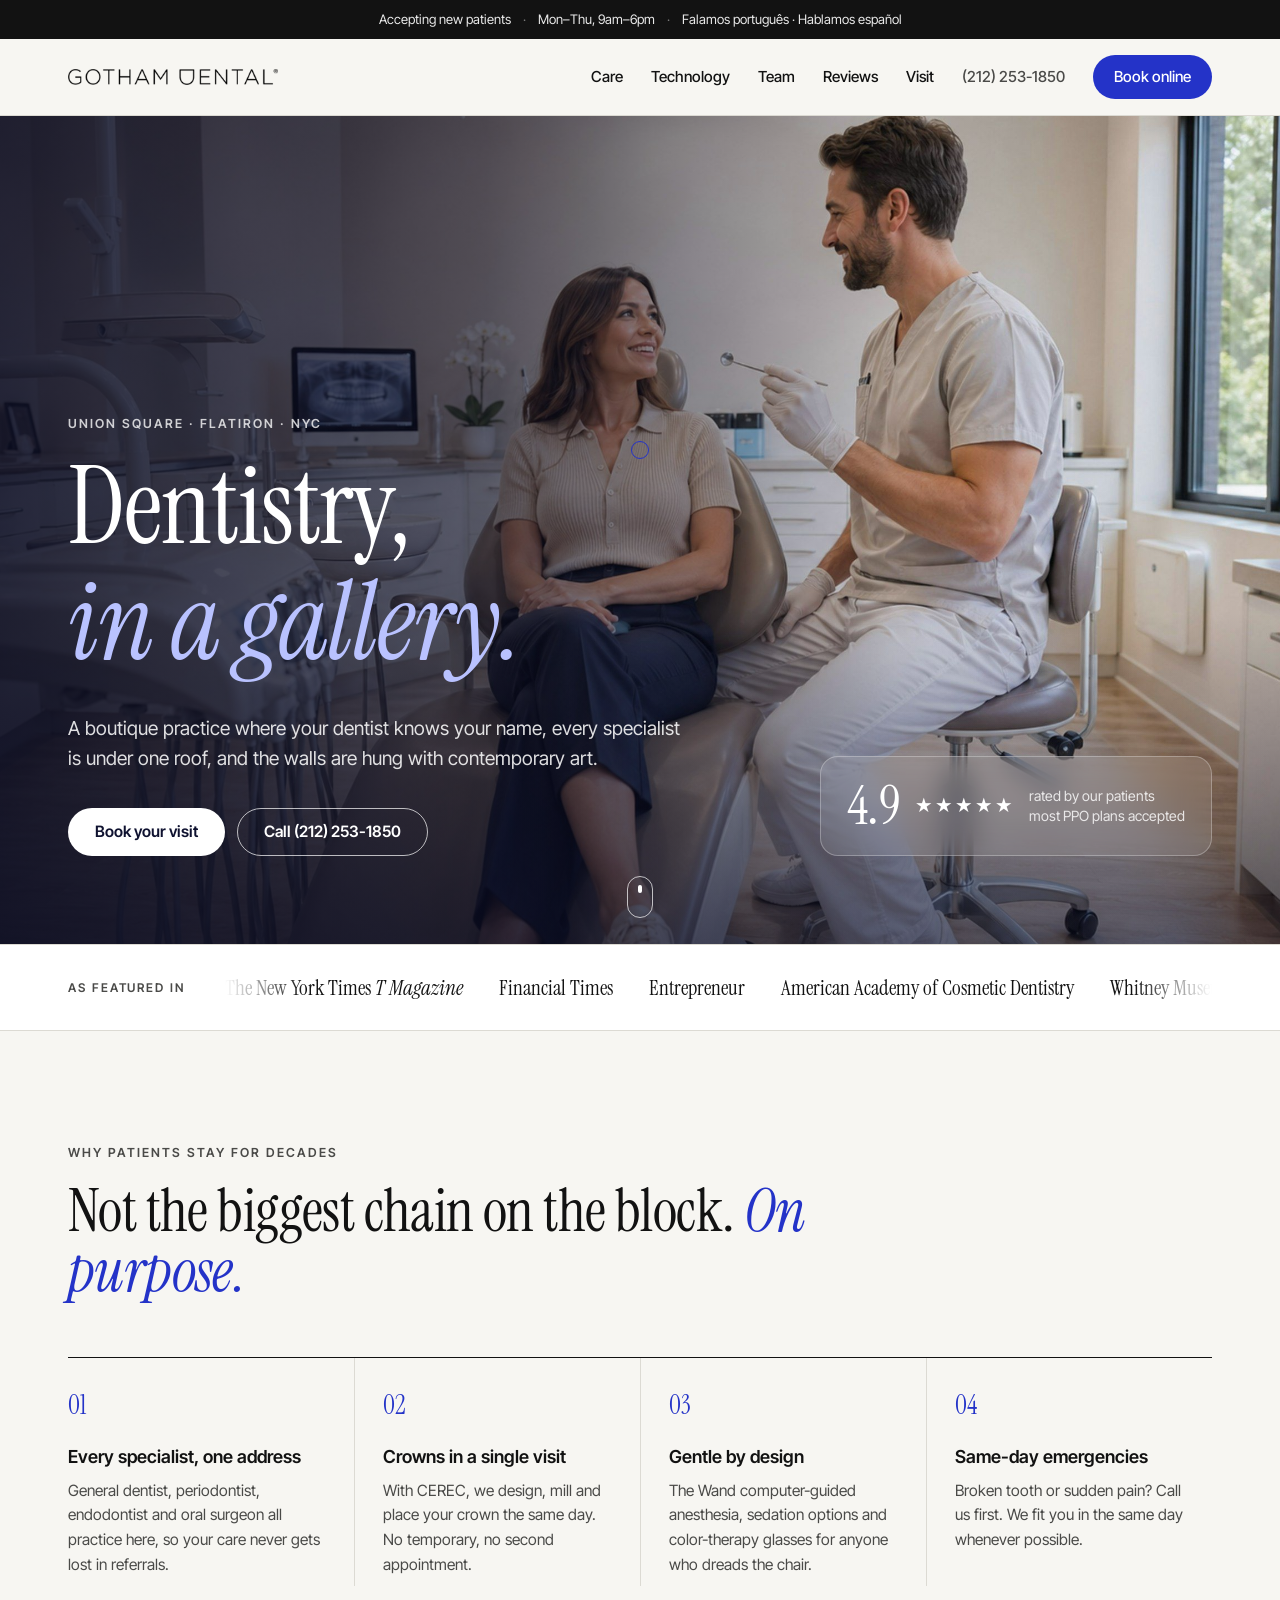
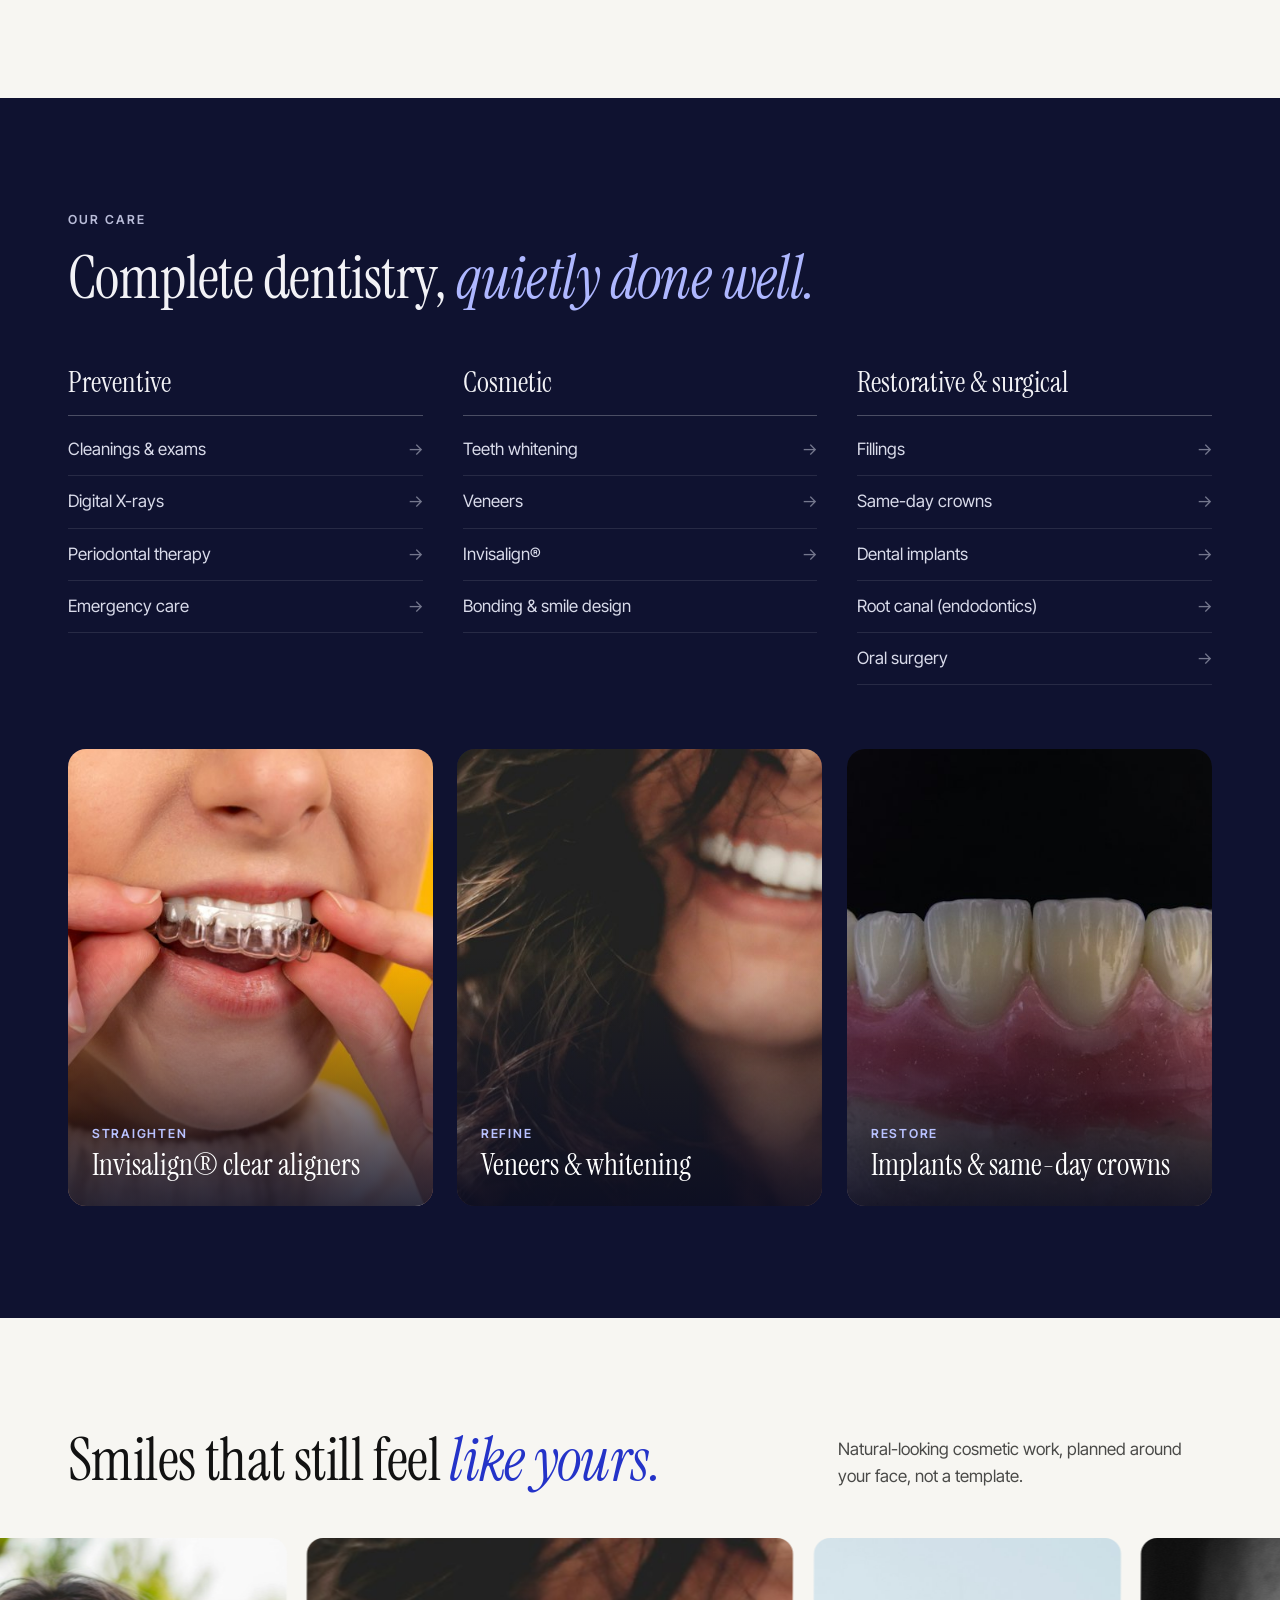
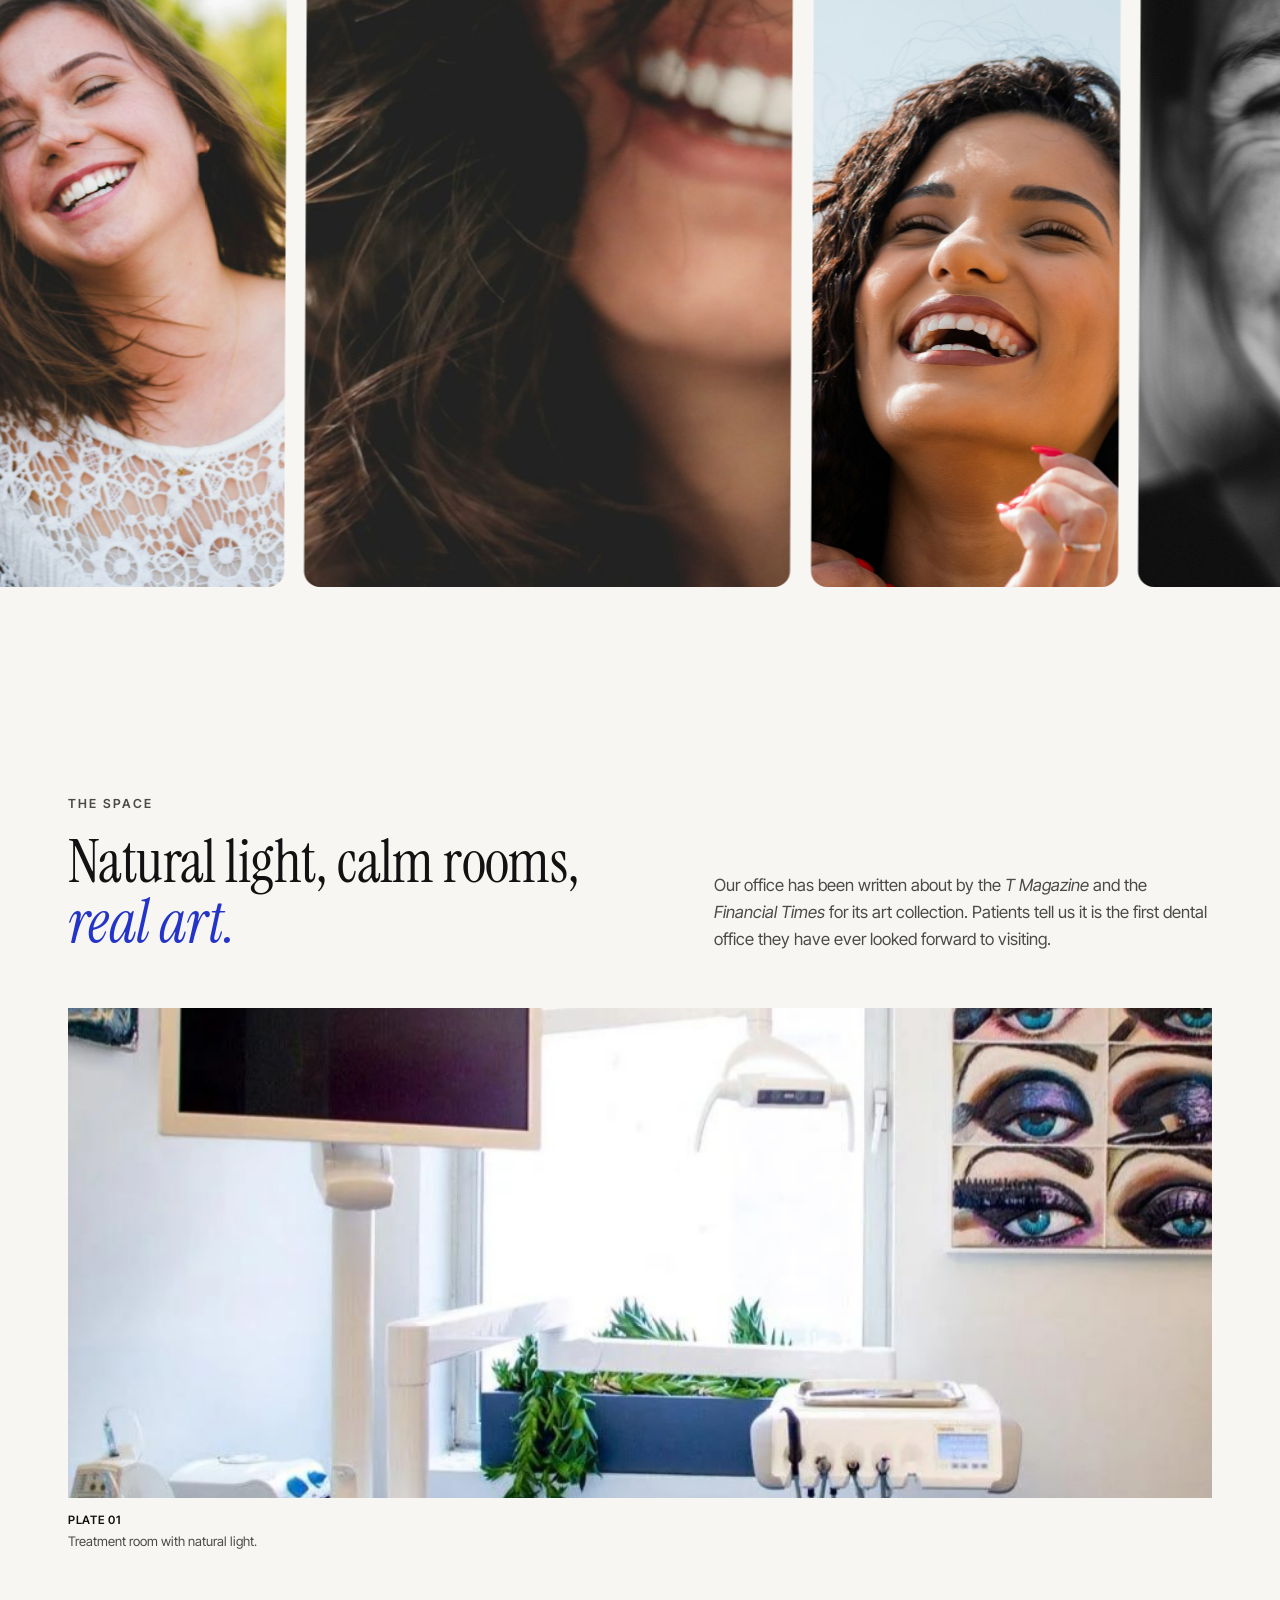
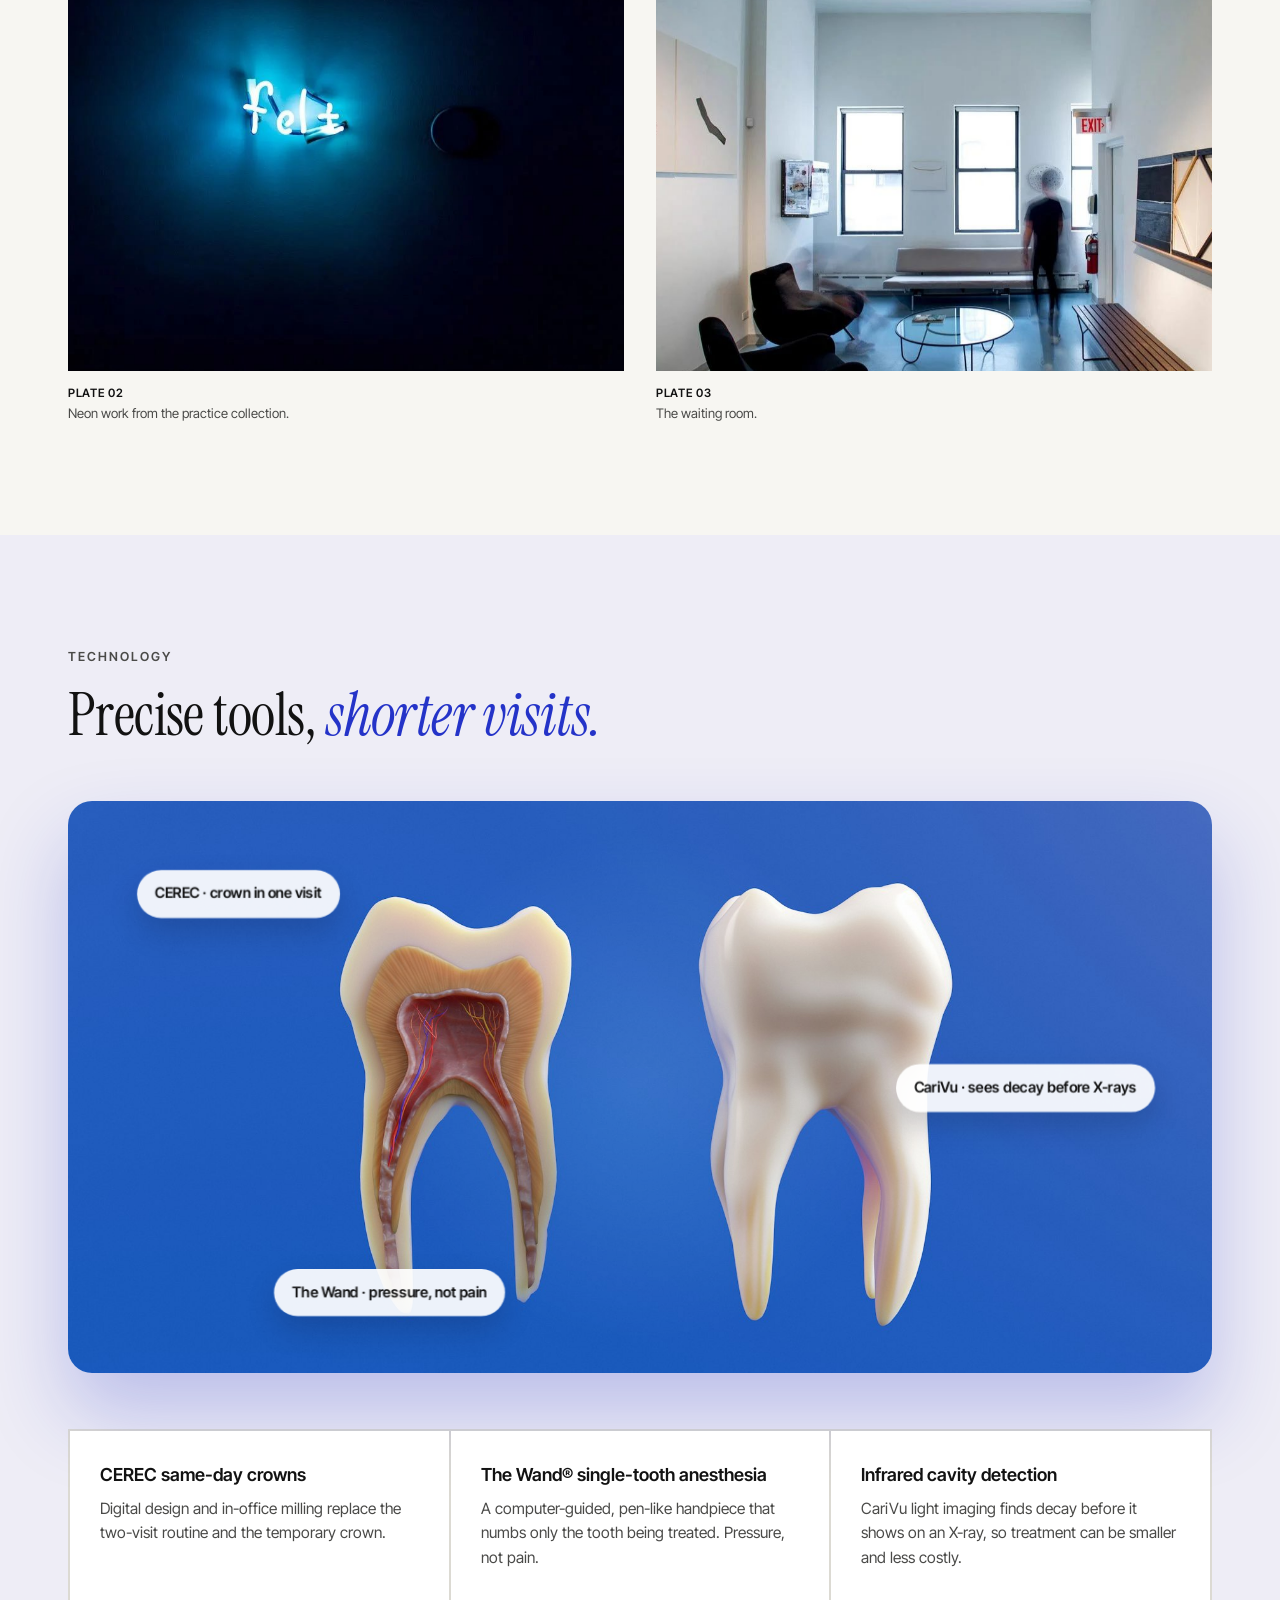
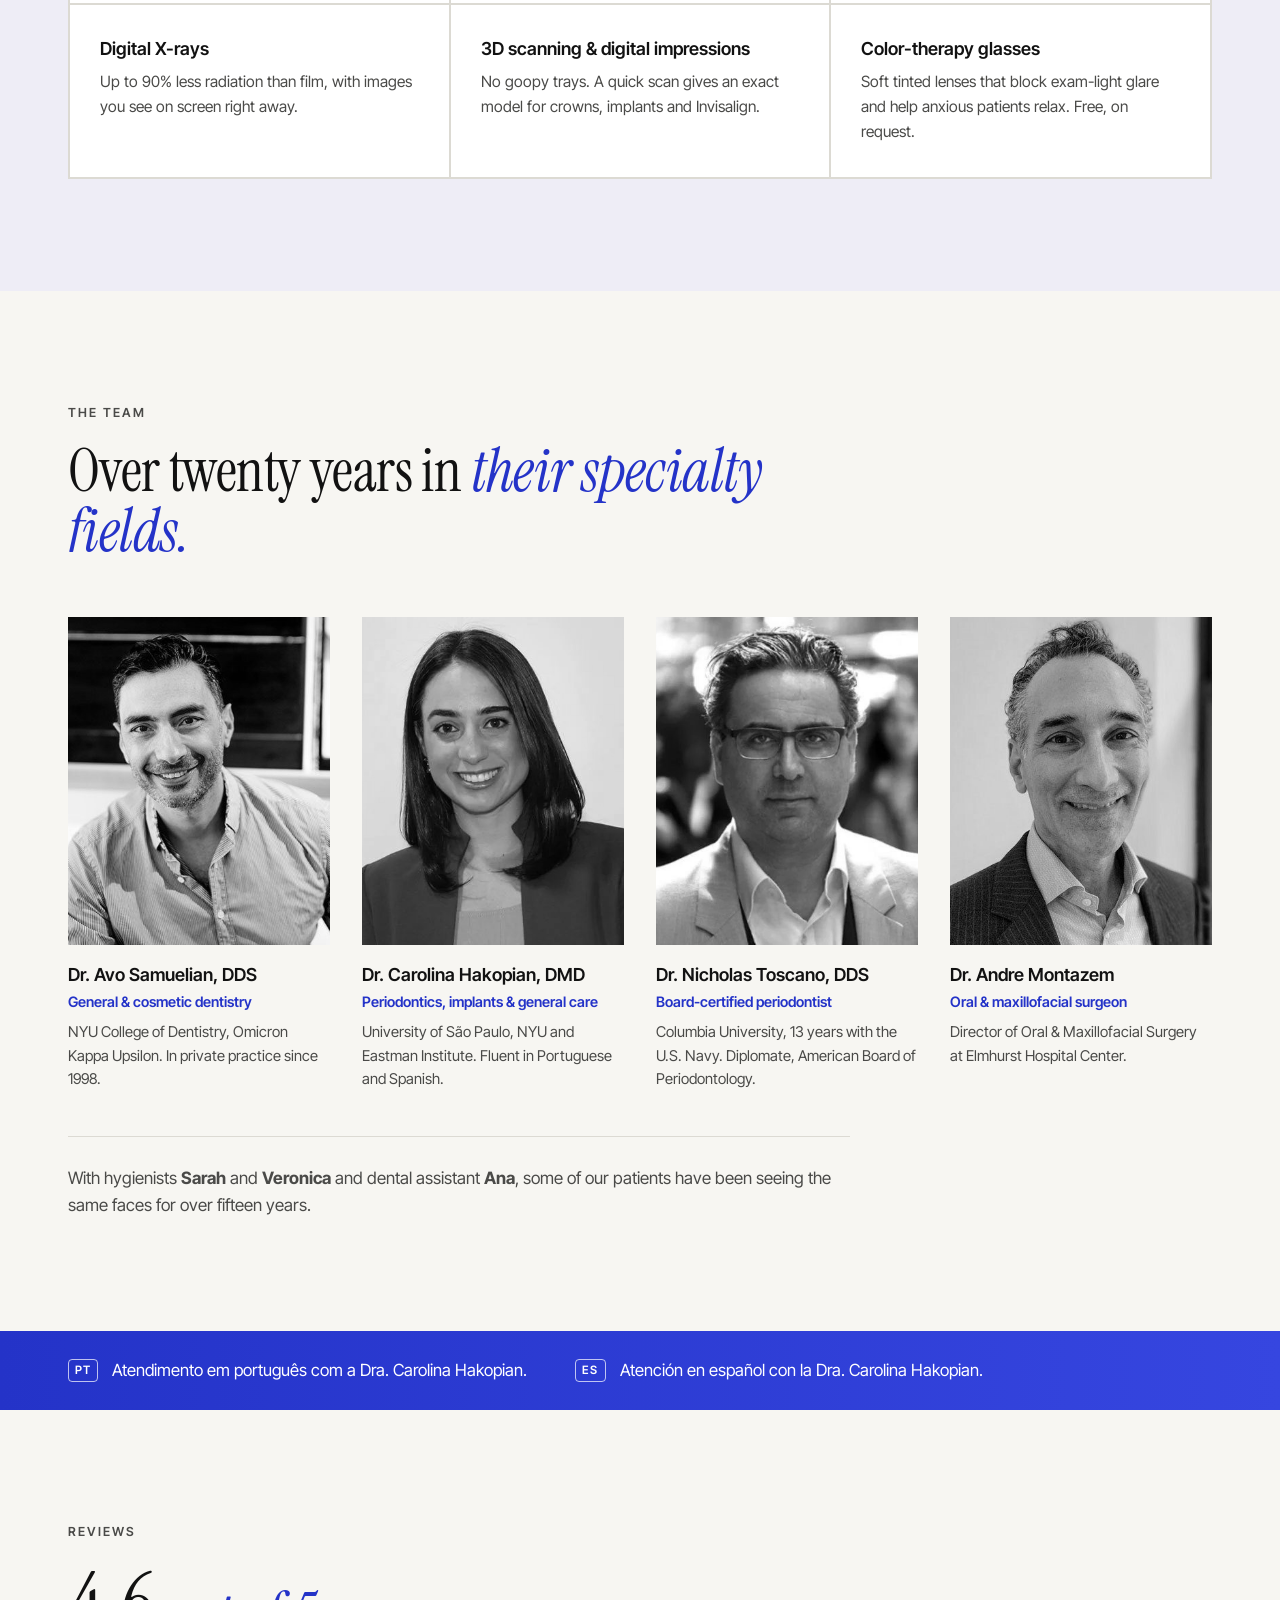
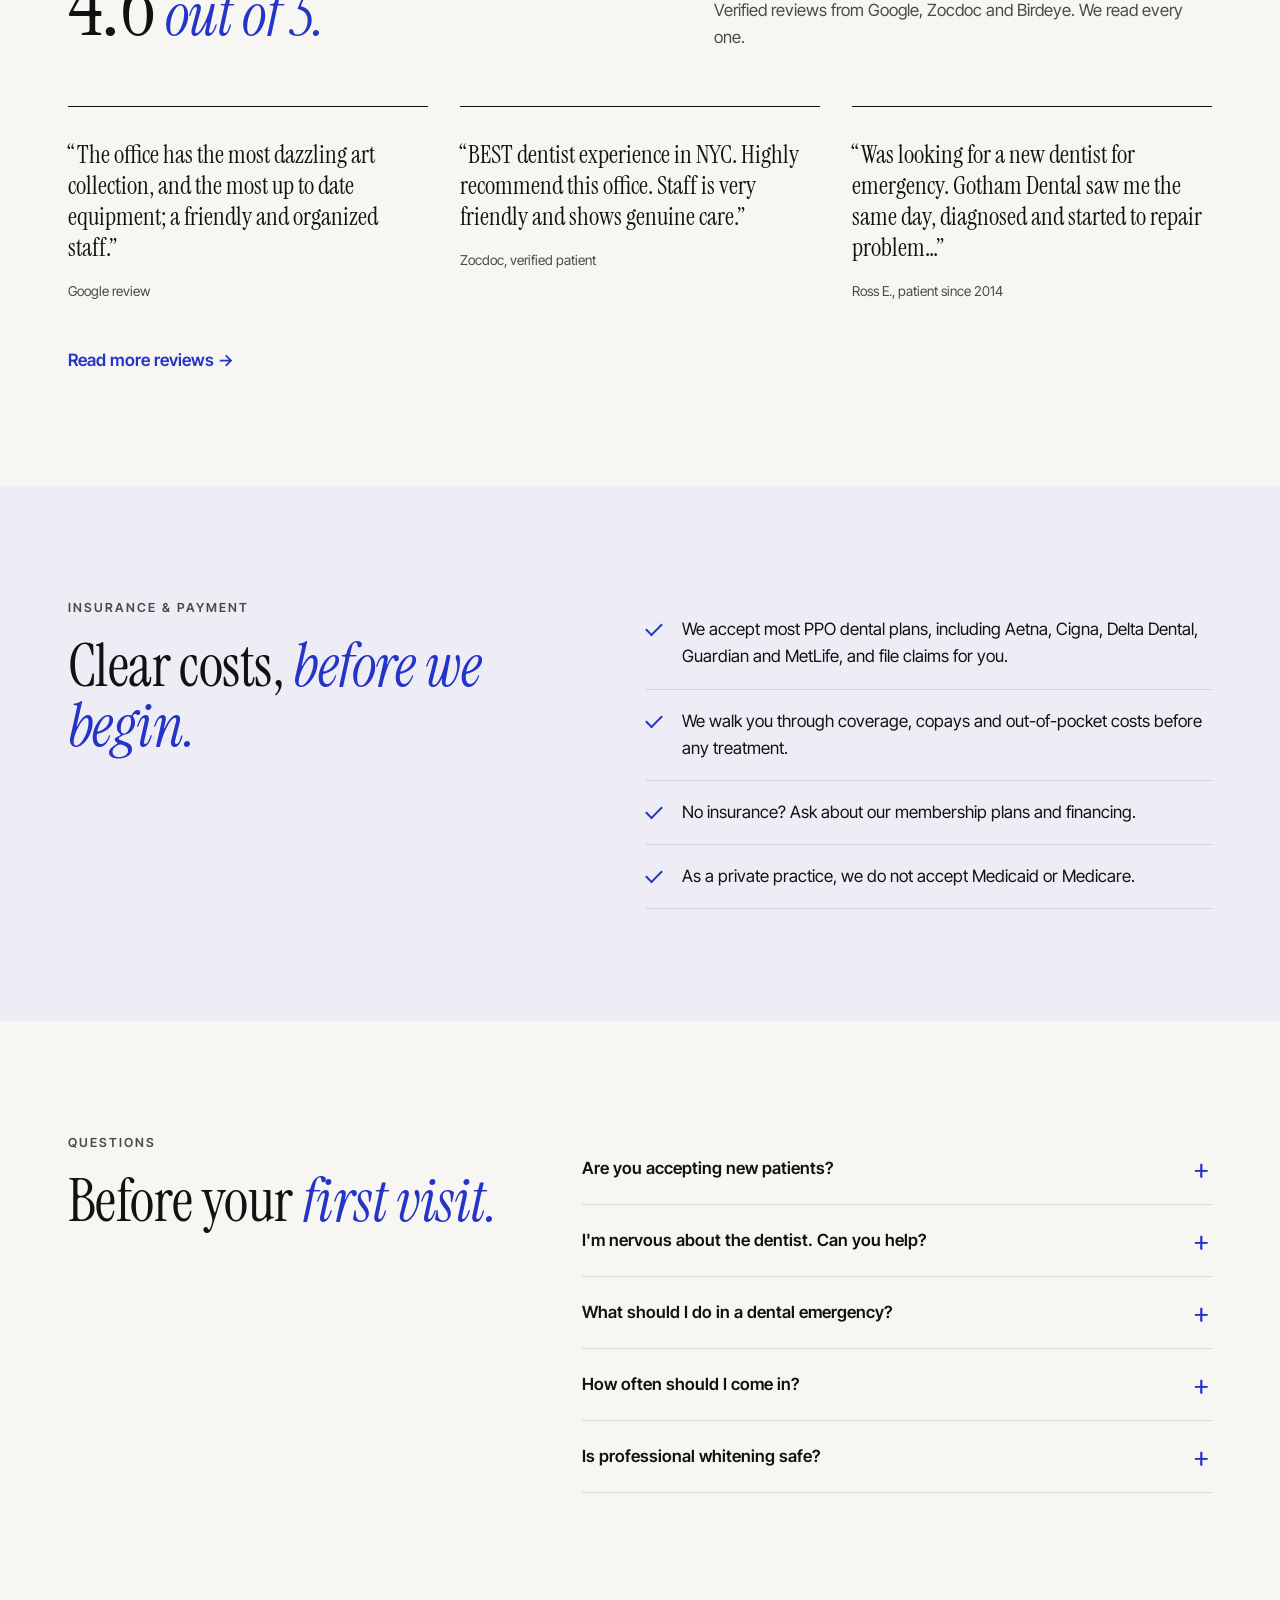
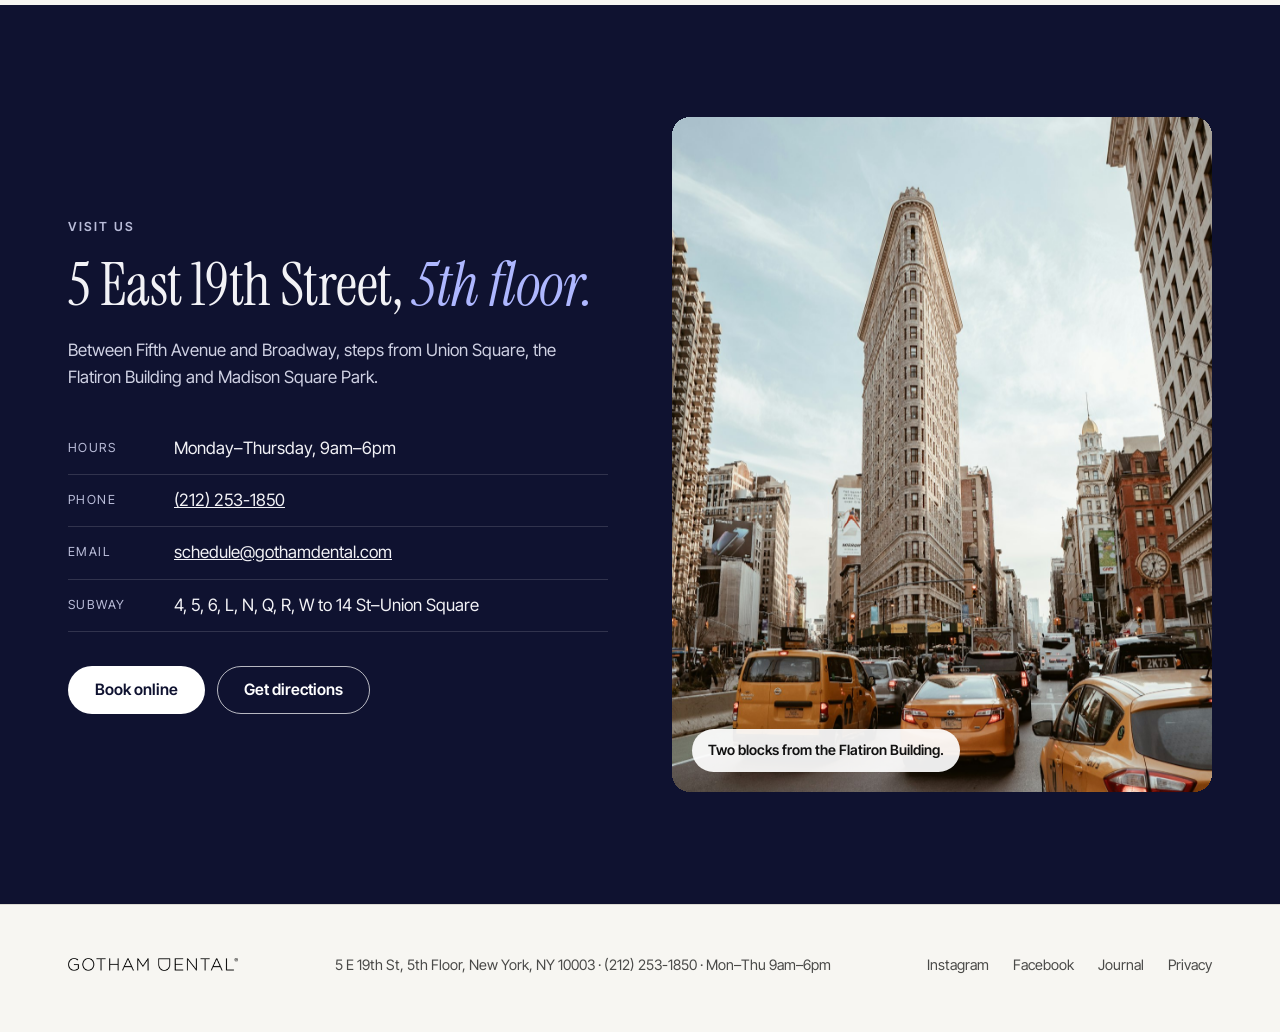
<file: index.html>
<!doctype html>
<html lang="en">
<head>
  <meta charset="utf-8">
  <meta name="viewport" content="width=device-width, initial-scale=1">
  <title>Gotham Dental | Boutique Dentist near Union Square, NYC</title>
  <meta name="description" content="Gotham Dental is a boutique general, cosmetic and specialist dental practice at 5 E 19th St near Union Square, NYC. Same-day crowns, gentle care, most PPO plans. Rated 4.9 by our patients.">
  <link rel="canonical" href="https://gothamdental.com/">
  <link rel="icon" href="assets/img/icon.png">

  <meta property="og:type" content="website">
  <meta property="og:title" content="Gotham Dental | Boutique Dentist near Union Square, NYC">
  <meta property="og:description" content="General, cosmetic and specialist dentistry under one roof, in a calm space hung with contemporary art.">
  <meta property="og:image" content="assets/img/hero.jpg?v=202611231630">

  <link rel="preconnect" href="https://fonts.googleapis.com">
  <link rel="preconnect" href="https://fonts.gstatic.com" crossorigin>
  <link href="https://fonts.googleapis.com/css2?family=Instrument+Serif:ital@0;1&family=Inter+Tight:wght@400;500;600&display=swap" rel="stylesheet">
  <link rel="stylesheet" href="assets/css/styles.css?v=202611231630">

  <script type="application/ld+json">
  {
    "@context": "https://schema.org",
    "@type": "Dentist",
    "name": "Gotham Dental",
    "url": "https://gothamdental.com/",
    "image": "https://gothamdental.com/assets/img/gallery1.jpg",
    "telephone": "+1-212-253-1850",
    "email": "schedule@gothamdental.com",
    "address": {
      "@type": "PostalAddress",
      "streetAddress": "5 E 19th St, 5th Floor",
      "addressLocality": "New York",
      "addressRegion": "NY",
      "postalCode": "10003",
      "addressCountry": "US"
    },
    "geo": { "@type": "GeoCoordinates", "latitude": 40.739007, "longitude": -73.990664 },
    "openingHoursSpecification": [{
      "@type": "OpeningHoursSpecification",
      "dayOfWeek": ["Monday", "Tuesday", "Wednesday", "Thursday"],
      "opens": "09:00",
      "closes": "18:00"
    }],
    "availableLanguage": ["English", "Portuguese", "Spanish"],
    "sameAs": ["https://www.instagram.com/gothamdental/", "https://www.facebook.com/gothamdental"]
  }
  </script>
</head>
<body>

<a class="skip" href="#main">Skip to content</a>

<div class="topbar">
  <div class="wrap topbar__inner">
    <span>Accepting new patients</span>
    <span class="topbar__dot" aria-hidden="true">·</span>
    <span>Mon–Thu, 9am–6pm</span>
    <span class="topbar__dot" aria-hidden="true">·</span>
    <span>Falamos português · Hablamos español</span>
  </div>
</div>

<div class="progress" aria-hidden="true"></div>
<header class="nav">
  <div class="wrap nav__inner">
    <a href="#top" class="nav__logo" aria-label="Gotham Dental, home">
      <img src="assets/img/logo.png" alt="Gotham Dental" width="300" height="22">
    </a>
    <button class="nav__toggle" type="button" aria-expanded="false" aria-controls="menu">Menu</button>
    <nav id="menu" class="nav__menu" aria-label="Main">
      <a href="#care">Care</a>
      <a href="#technology">Technology</a>
      <a href="#team">Team</a>
      <a href="#reviews">Reviews</a>
      <a href="#visit">Visit</a>
      <a class="nav__phone" href="tel:+12122531850">(212) 253-1850</a>
      <a data-cursor="Book" class="btn btn--solid btn--sm" href="https://book.modento.io/c/0451fbe190db48a1b8116b1282dd9880/Gothamdental" data-book>Book online</a>
    </nav>
  </div>
</header>

<main id="main">

  <!-- HERO -->
  <section class="hero" id="top">
    <div class="hero__media" aria-hidden="true">
      <img src="assets/img/hero.jpg?v=202611231630" alt="" width="2400" height="1800" fetchpriority="high">
    </div>
    <div class="wrap hero__inner">
      <div class="hero__copy">
        <p class="eyebrow">Union Square · Flatiron · NYC</p>
        <h1 class="split"><span class="line"><span>Dentistry,</span></span><span class="line"><span><em>in a gallery.</em></span></span></h1>
        <p class="lead">A boutique practice where your dentist knows your name, every specialist is under one roof, and the walls are hung with contemporary art.</p>
        <div class="hero__ctas">
          <a class="btn btn--light" href="https://book.modento.io/c/0451fbe190db48a1b8116b1282dd9880/Gothamdental" data-book>Book your visit</a>
          <a class="btn btn--line-light" href="tel:+12122531850">Call (212) 253-1850</a>
        </div>
      </div>
      <div class="rating rating--card" aria-label="Rated 4.9 out of 5 by our patients">
        <span class="rating__score" data-count="4.9">4.9</span>
        <span class="rating__stars" aria-hidden="true">★★★★★</span>
        <span class="rating__text">rated by our patients<br>most PPO plans accepted</span>
      </div>
    </div>
    <a class="hero__scroll" href="#why" aria-label="Scroll to learn more"><span></span></a>
  </section>

  <!-- PRESS -->
  <section class="press" aria-label="Press">
    <div class="wrap press__inner">
      <span class="press__title">As featured in</span>
      <div class="marquee" aria-hidden="false"><ul class="press__list marquee__track"><li>The New York Times <em>T Magazine</em></li><li>Financial Times</li><li>Entrepreneur</li><li>American Academy of Cosmetic Dentistry</li><li>Whitney Museum of American Art</li></ul><ul class="press__list marquee__track" aria-hidden="true"><li>The New York Times <em>T Magazine</em></li><li>Financial Times</li><li>Entrepreneur</li><li>American Academy of Cosmetic Dentistry</li><li>Whitney Museum of American Art</li></ul></div>
    </div>
  </section>

  <!-- WHY -->
  <section class="section" id="why">
    <div class="wrap">
      <div data-reveal class="section__head">
        <p class="eyebrow">Why patients stay for decades</p>
        <h2>Not the biggest chain on the block. <em>On purpose.</em></h2>
      </div>
      <div class="pillars">
        <article data-reveal class="pillar">
          <span class="pillar__no">01</span>
          <h3>Every specialist, one address</h3>
          <p>General dentist, periodontist, endodontist and oral surgeon all practice here, so your care never gets lost in referrals.</p>
        </article>
        <article data-reveal class="pillar">
          <span class="pillar__no">02</span>
          <h3>Crowns in a single visit</h3>
          <p>With CEREC, we design, mill and place your crown the same day. No temporary, no second appointment.</p>
        </article>
        <article data-reveal class="pillar">
          <span class="pillar__no">03</span>
          <h3>Gentle by design</h3>
          <p>The Wand computer-guided anesthesia, sedation options and color-therapy glasses for anyone who dreads the chair.</p>
        </article>
        <article data-reveal class="pillar">
          <span class="pillar__no">04</span>
          <h3>Same-day emergencies</h3>
          <p>Broken tooth or sudden pain? Call us first. We fit you in the same day whenever possible.</p>
        </article>
      </div>
    </div>
  </section>

  <!-- CARE -->
  <section class="section section--ink" id="care">
    <div class="wrap">
      <div data-reveal class="section__head">
        <p class="eyebrow">Our care</p>
        <h2>Complete dentistry, <em>quietly done well.</em></h2>
      </div>
      <div class="care" data-cursor="View">
        <div data-reveal class="care__col">
          <h3>Preventive</h3>
          <ul>
            <li data-preview="assets/img/gallery3.jpg"><a href="https://gothamdental.com/hygiene">Cleanings &amp; exams</a></li>
            <li data-preview="assets/img/tooth-render.jpg"><a href="https://gothamdental.com/digital-xrays">Digital X-rays</a></li>
            <li data-preview="assets/img/smile5.jpg"><a href="https://gothamdental.com/periodontics">Periodontal therapy</a></li>
            <li data-preview="assets/img/hero.jpg"><a href="https://gothamdental.com/emergency">Emergency care</a></li>
          </ul>
        </div>
        <div data-reveal class="care__col">
          <h3>Cosmetic</h3>
          <ul>
            <li data-preview="assets/img/smile1.jpg"><a href="https://gothamdental.com/whitening">Teeth whitening</a></li>
            <li data-preview="assets/img/smile3.jpg"><a href="https://gothamdental.com/veneers">Veneers</a></li>
            <li data-preview="assets/img/aligner.jpg"><a href="https://gothamdental.com/invisalign">Invisalign®</a></li>
            <li data-preview="assets/img/smile2.jpg">Bonding &amp; smile design</li>
          </ul>
        </div>
        <div data-reveal class="care__col">
          <h3>Restorative &amp; surgical</h3>
          <ul>
            <li data-preview="assets/img/gallery1.jpg"><a href="https://gothamdental.com/fillings">Fillings</a></li>
            <li data-preview="assets/img/gallery3.jpg"><a href="https://gothamdental.com/crowns">Same-day crowns</a></li>
            <li data-preview="assets/img/implant.jpg"><a href="https://gothamdental.com/implants">Dental implants</a></li>
            <li data-preview="assets/img/tooth-render.jpg"><a href="https://gothamdental.com/endodontics">Root canal (endodontics)</a></li>
            <li data-preview="assets/img/gallery4.jpg"><a href="https://gothamdental.com/oral-surgery">Oral surgery</a></li>
          </ul>
        </div>
      </div>
      <div class="feature-cards">
        <a data-reveal class="fcard" href="https://gothamdental.com/invisalign" data-tilt data-cursor="Explore">
          <span class="fcard__img"><img src="assets/img/aligner.jpg" alt="Hands placing a clear aligner on teeth" width="900" height="600" loading="lazy"></span>
          <span class="fcard__body"><span class="fcard__kicker">Straighten</span><span class="fcard__title">Invisalign® clear aligners</span></span>
        </a>
        <a data-reveal class="fcard" href="https://gothamdental.com/veneers" data-tilt data-cursor="Explore">
          <span class="fcard__img"><img src="assets/img/smile1.jpg" alt="Close-up of a woman with a bright, natural smile" width="900" height="600" loading="lazy"></span>
          <span class="fcard__body"><span class="fcard__kicker">Refine</span><span class="fcard__title">Veneers &amp; whitening</span></span>
        </a>
        <a data-reveal class="fcard" href="https://gothamdental.com/implants" data-tilt data-cursor="Explore">
          <span class="fcard__img"><img src="assets/img/implant.jpg" alt="Dental model showing a full arch of teeth" width="900" height="600" loading="lazy"></span>
          <span class="fcard__body"><span class="fcard__kicker">Restore</span><span class="fcard__title">Implants &amp; same-day crowns</span></span>
        </a>
      </div>
    </div>
  </section>

  <!-- SMILES -->
  <section class="smiles" aria-label="Smiles">
    <div class="wrap smiles__head">
      <h2 data-reveal>Smiles that still feel <em>like yours.</em></h2>
      <p data-reveal class="smiles__note">Natural-looking cosmetic work, planned around your face, not a template.</p>
    </div>
    <div class="strip" data-cursor="Drag" tabindex="0" aria-label="Photo strip, drag or use arrow keys to scroll">
      <div class="strip__track">
        <figure class="strip__item"><img src="assets/img/smile3.jpg" alt="" loading="lazy"></figure>
        <figure class="strip__item strip__item--wide"><img src="assets/img/smile1.jpg" alt="" loading="lazy"></figure>
        <figure class="strip__item"><img src="assets/img/smile4.jpg" alt="" loading="lazy"></figure>
        <figure class="strip__item"><img src="assets/img/smile6.jpg" alt="" loading="lazy"></figure>
        <figure class="strip__item strip__item--wide"><img src="assets/img/smile2.jpg" alt="" loading="lazy"></figure>
        <figure class="strip__item"><img src="assets/img/smile5.jpg" alt="" loading="lazy"></figure>
        <figure class="strip__item"><img src="assets/img/smile7.jpg" alt="" loading="lazy"></figure>
      </div>
    </div>
  </section>

  <!-- THE SPACE -->
  <section class="section" id="space">
    <div class="wrap">
      <div data-reveal class="section__head section__head--split">
        <div>
          <p class="eyebrow">The space</p>
          <h2>Natural light, calm rooms, <em>real art.</em></h2>
        </div>
        <p class="section__aside">Our office has been written about by the <em>T Magazine</em> and the <em>Financial Times</em> for its art collection. Patients tell us it is the first dental office they have ever looked forward to visiting.</p>
      </div>
      <div class="gallery">
        <figure data-reveal data-tilt data-cursor="View" class="gallery__item gallery__item--wide">
          <span class="frame"><img data-parallax-img src="assets/img/gallery3.jpg" alt="Bright treatment room with a large window, plants and framed artwork" width="1000" height="669" loading="lazy"></span>
          <figcaption class="label"><span class="label__no">Plate 01</span> Treatment room with natural light.</figcaption>
        </figure>
        <figure data-reveal data-tilt data-cursor="View" class="gallery__item">
          <span class="frame"><img data-parallax-img src="assets/img/gallery2.jpg" alt="Blue neon artwork glowing on a dark wall" width="1000" height="667" loading="lazy"></span>
          <figcaption class="label"><span class="label__no">Plate 02</span> Neon work from the practice collection.</figcaption>
        </figure>
        <figure data-reveal data-tilt data-cursor="View" class="gallery__item">
          <span class="frame"><img data-parallax-img src="assets/img/gallery4.jpg" alt="Waiting room with modern chairs, a round glass table and artwork" width="1000" height="667" loading="lazy"></span>
          <figcaption class="label"><span class="label__no">Plate 03</span> The waiting room.</figcaption>
        </figure>
      </div>
    </div>
  </section>

  <!-- TECHNOLOGY -->
  <section class="section section--tint" id="technology">
    <div class="wrap">
      <div data-reveal class="section__head">
        <p class="eyebrow">Technology</p>
        <h2>Precise tools, <em>shorter visits.</em></h2>
      </div>
      <div class="render" data-render data-cursor="Move">
        <div class="render__stage">
          <img class="render__img" src="assets/img/tooth-render.jpg" alt="Two tooth models, one cut open to show the root canal and nerve" width="1800" height="990" loading="lazy">
          <span class="render__glare" aria-hidden="true"></span>
          <span class="chip chip--a" style="--z: 90px">CEREC · crown in one visit</span>
          <span class="chip chip--b" style="--z: 60px">CariVu · sees decay before X-rays</span>
          <span class="chip chip--c" style="--z: 120px">The Wand · pressure, not pain</span>
        </div>
      </div>
      <div class="tech">
        <article data-reveal class="tech__item">
          <h3>CEREC same-day crowns</h3>
          <p>Digital design and in-office milling replace the two-visit routine and the temporary crown.</p>
        </article>
        <article data-reveal class="tech__item">
          <h3>The Wand® single-tooth anesthesia</h3>
          <p>A computer-guided, pen-like handpiece that numbs only the tooth being treated. Pressure, not pain.</p>
        </article>
        <article data-reveal class="tech__item">
          <h3>Infrared cavity detection</h3>
          <p>CariVu light imaging finds decay before it shows on an X-ray, so treatment can be smaller and less costly.</p>
        </article>
        <article data-reveal class="tech__item">
          <h3>Digital X-rays</h3>
          <p>Up to 90% less radiation than film, with images you see on screen right away.</p>
        </article>
        <article data-reveal class="tech__item">
          <h3>3D scanning &amp; digital impressions</h3>
          <p>No goopy trays. A quick scan gives an exact model for crowns, implants and Invisalign.</p>
        </article>
        <article data-reveal class="tech__item">
          <h3>Color-therapy glasses</h3>
          <p>Soft tinted lenses that block exam-light glare and help anxious patients relax. Free, on request.</p>
        </article>
      </div>
    </div>
  </section>

  <!-- TEAM -->
  <section class="section" id="team">
    <div class="wrap">
      <div data-reveal class="section__head">
        <p class="eyebrow">The team</p>
        <h2>Over twenty years in <em>their specialty fields.</em></h2>
      </div>
      <div class="team">
        <article data-reveal class="doc" data-tilt>
          <img src="assets/img/samuelian.jpg" alt="Portrait of Dr. Avo Samuelian" width="540" height="480" loading="lazy">
          <h3>Dr. Avo Samuelian, DDS</h3>
          <p class="doc__role">General &amp; cosmetic dentistry</p>
          <p>NYU College of Dentistry, Omicron Kappa Upsilon. In private practice since 1998.</p>
        </article>
        <article data-reveal class="doc" data-tilt>
          <img src="assets/img/hakopian.jpg" alt="Portrait of Dr. Carolina Hakopian" width="540" height="480" loading="lazy">
          <h3>Dr. Carolina Hakopian, DMD</h3>
          <p class="doc__role">Periodontics, implants &amp; general care</p>
          <p>University of São Paulo, NYU and Eastman Institute. Fluent in Portuguese and Spanish.</p>
        </article>
        <article data-reveal class="doc" data-tilt>
          <img src="assets/img/toscano.jpg" alt="Portrait of Dr. Nicholas Toscano" width="571" height="558" loading="lazy">
          <h3>Dr. Nicholas Toscano, DDS</h3>
          <p class="doc__role">Board-certified periodontist</p>
          <p>Columbia University, 13 years with the U.S. Navy. Diplomate, American Board of Periodontology.</p>
        </article>
        <article data-reveal class="doc" data-tilt>
          <img src="assets/img/montazem.jpg" alt="Portrait of Dr. Andre Montazem" width="540" height="480" loading="lazy">
          <h3>Dr. Andre Montazem</h3>
          <p class="doc__role">Oral &amp; maxillofacial surgeon</p>
          <p>Director of Oral &amp; Maxillofacial Surgery at Elmhurst Hospital Center.</p>
        </article>
      </div>
      <p class="team__more">With hygienists <strong>Sarah</strong> and <strong>Veronica</strong> and dental assistant <strong>Ana</strong>, some of our patients have been seeing the same faces for over fifteen years.</p>
    </div>
  </section>

  <!-- LANGUAGES -->
  <section class="lang" aria-label="Languages">
    <div class="wrap lang__inner">
      <p lang="pt-BR"><span class="lang__tag">PT</span> Atendimento em português com a Dra. Carolina Hakopian.</p>
      <p lang="es"><span class="lang__tag">ES</span> Atención en español con la Dra. Carolina Hakopian.</p>
    </div>
  </section>

  <!-- REVIEWS -->
  <section class="section" id="reviews">
    <div class="wrap">
      <div data-reveal class="section__head section__head--split">
        <div>
          <p class="eyebrow">Reviews</p>
          <h2><span class="big" data-count="4.9">4.9</span> <em>out of 5.</em></h2>
        </div>
        <p class="section__aside">Verified reviews from Google, Zocdoc and Birdeye. We read every one.</p>
      </div>
      <div class="reviews">
        <blockquote data-reveal class="review">
          <p>“The office has the most dazzling art collection, and the most up to date equipment; a friendly and organized staff.”</p>
          <footer>Google review</footer>
        </blockquote>
        <blockquote data-reveal class="review">
          <p>“BEST dentist experience in NYC. Highly recommend this office. Staff is very friendly and shows genuine care.”</p>
          <footer>Zocdoc, verified patient</footer>
        </blockquote>
        <blockquote data-reveal class="review">
          <p>“Was looking for a new dentist for emergency. Gotham Dental saw me the same day, diagnosed and started to repair problem…”</p>
          <footer>Ross E., patient since 2014</footer>
        </blockquote>
      </div>
      <a class="link-arrow" href="https://gothamdental.com/online-reviews">Read more reviews →</a>
    </div>
  </section>

  <!-- INSURANCE -->
  <section class="section section--tint" id="insurance">
    <div class="wrap insurance">
      <div>
        <p class="eyebrow">Insurance &amp; payment</p>
        <h2>Clear costs, <em>before we begin.</em></h2>
      </div>
      <ul class="checks" data-reveal>
        <li>We accept most PPO dental plans, including Aetna, Cigna, Delta Dental, Guardian and MetLife, and file claims for you.</li>
        <li>We walk you through coverage, copays and out-of-pocket costs before any treatment.</li>
        <li>No insurance? Ask about our membership plans and financing.</li>
        <li>As a private practice, we do not accept Medicaid or Medicare.</li>
      </ul>
    </div>
  </section>

  <!-- FAQ -->
  <section class="section" id="faq">
    <div class="wrap faq">
      <div>
        <p class="eyebrow">Questions</p>
        <h2>Before your <em>first visit.</em></h2>
      </div>
      <div class="faq__list" data-reveal>
        <details>
          <summary>Are you accepting new patients?</summary>
          <p>Yes. Book online any time or call us during office hours. At your first visit we take digital X-rays, review your history and build a personal treatment plan. You can fill in your forms online beforehand.</p>
        </details>
        <details>
          <summary>I'm nervous about the dentist. Can you help?</summary>
          <p>You are not alone. We offer The Wand for gentle, localized anesthesia, sedation options, color-therapy glasses and a team that explains every step before it happens.</p>
        </details>
        <details>
          <summary>What should I do in a dental emergency?</summary>
          <p>Call (212) 253-1850 right away. We offer same-day emergency appointments whenever possible.</p>
        </details>
        <details>
          <summary>How often should I come in?</summary>
          <p>Every six months for a cleaning and check-up, as the ADA recommends. Regular visits catch decay and gum disease early.</p>
        </details>
        <details>
          <summary>Is professional whitening safe?</summary>
          <p>Yes. We use medical-grade agents adjusted to your sensitivity level for strong results with minimal discomfort.</p>
        </details>
      </div>
    </div>
  </section>

  <!-- VISIT -->
  <section class="section section--ink" id="visit">
    <div class="wrap visit">
      <div class="visit__info" data-reveal>
        <p class="eyebrow">Visit us</p>
        <h2>5 East 19th Street, <em>5th floor.</em></h2>
        <p>Between Fifth Avenue and Broadway, steps from Union Square, the Flatiron Building and Madison Square Park.</p>
        <dl class="visit__dl">
          <div><dt>Hours</dt><dd>Monday–Thursday, 9am–6pm</dd></div>
          <div><dt>Phone</dt><dd><a href="tel:+12122531850">(212) 253-1850</a></dd></div>
          <div><dt>Email</dt><dd><a href="mailto:schedule@gothamdental.com">schedule@gothamdental.com</a></dd></div>
          <div><dt>Subway</dt><dd>4, 5, 6, L, N, Q, R, W to 14 St–Union Square</dd></div>
        </dl>
        <div class="hero__ctas">
          <a class="btn btn--light" href="https://book.modento.io/c/0451fbe190db48a1b8116b1282dd9880/Gothamdental" data-book>Book online</a>
          <a class="btn btn--line-light" href="https://www.google.com/maps/place/Gotham+Dental/@40.739007,-73.9928527,17z">Get directions</a>
        </div>
      </div>
      <figure class="visit__art" data-parallax data-mouse-parallax>
        <span class="frame"><img src="assets/img/flatiron.jpg" alt="The Flatiron Building with yellow taxis on Fifth Avenue" width="1400" height="2100" loading="lazy"></span>
        <figcaption class="visit__cap">Two blocks from the Flatiron Building.</figcaption>
      </figure>
    </div>
  </section>

</main>

<footer class="footer">
  <div class="wrap footer__inner">
    <img src="assets/img/logo.png" alt="Gotham Dental" width="300" height="22" class="footer__logo">
    <p>5 E 19th St, 5th Floor, New York, NY 10003 · (212) 253-1850 · Mon–Thu 9am–6pm</p>
    <nav class="footer__links" aria-label="Social and legal">
      <a href="https://www.instagram.com/gothamdental/">Instagram</a>
      <a href="https://www.facebook.com/gothamdental">Facebook</a>
      <a href="https://gothamdental.com/blog">Journal</a>
      <a href="https://gothamdental.com/privacy-policy">Privacy</a>
    </nav>
  </div>
</footer>

<dialog class="book" id="book" aria-labelledby="book-title">
  <form method="dialog" class="book__close-form"><button class="book__close" aria-label="Close">×</button></form>
  <div class="book__steps" aria-hidden="true"><span class="is-on"></span><span></span><span></span></div>

  <section class="book__step is-active" data-step="1">
    <p class="eyebrow">Book a visit · 1 of 3</p>
    <h2 id="book-title">What brings you <em>in?</em></h2>
    <div class="book__options">
      <button type="button" data-pick="reason" data-value="Cleaning &amp; check-up">Cleaning &amp; check-up</button>
      <button type="button" data-pick="reason" data-value="Tooth pain or emergency">Tooth pain or emergency</button>
      <button type="button" data-pick="reason" data-value="Whitening, veneers or Invisalign">Whitening, veneers or Invisalign</button>
      <button type="button" data-pick="reason" data-value="Crown, implant or root canal">Crown, implant or root canal</button>
      <button type="button" data-pick="reason" data-value="Second opinion">Second opinion</button>
    </div>
  </section>

  <section class="book__step" data-step="2">
    <p class="eyebrow">Book a visit · 2 of 3</p>
    <h2>Have you visited <em>us before?</em></h2>
    <div class="book__options">
      <button type="button" data-pick="patient" data-value="New patient">I'm a new patient</button>
      <button type="button" data-pick="patient" data-value="Returning patient">I'm a returning patient</button>
    </div>
    <p class="book__hint">Prefer Portuguese or Spanish? Dr. Carolina Hakopian sees patients in both.</p>
    <button type="button" class="book__back" data-back>← Back</button>
  </section>

  <section class="book__step" data-step="3">
    <p class="eyebrow">Book a visit · 3 of 3</p>
    <h2>You're <em>all set.</em></h2>
    <p class="book__summary" id="book-summary"></p>
    <p class="book__note" id="book-note"></p>
    <div class="book__final">
      <a class="btn btn--solid" href="https://book.modento.io/c/0451fbe190db48a1b8116b1282dd9880/Gothamdental">Choose your time</a>
      <a class="btn btn--line" href="tel:+12122531850">Or call (212) 253-1850</a>
    </div>
    <p class="book__hint">You'll pick your day and time on our secure booking page.</p>
    <button type="button" class="book__back" data-back>← Back</button>
  </section>
</dialog>

<div class="cursor" aria-hidden="true"><span class="cursor__label"></span></div>
<div class="hover-preview" aria-hidden="true"><img alt=""></div>

<div class="mobile-cta">
  <a class="btn btn--line" href="tel:+12122531850">Call</a>
  <a class="btn btn--solid" href="https://book.modento.io/c/0451fbe190db48a1b8116b1282dd9880/Gothamdental" data-book>Book online</a>
</div>

<script src="assets/js/main.js?v=202611231630"></script>
</body>
</html>
</file>
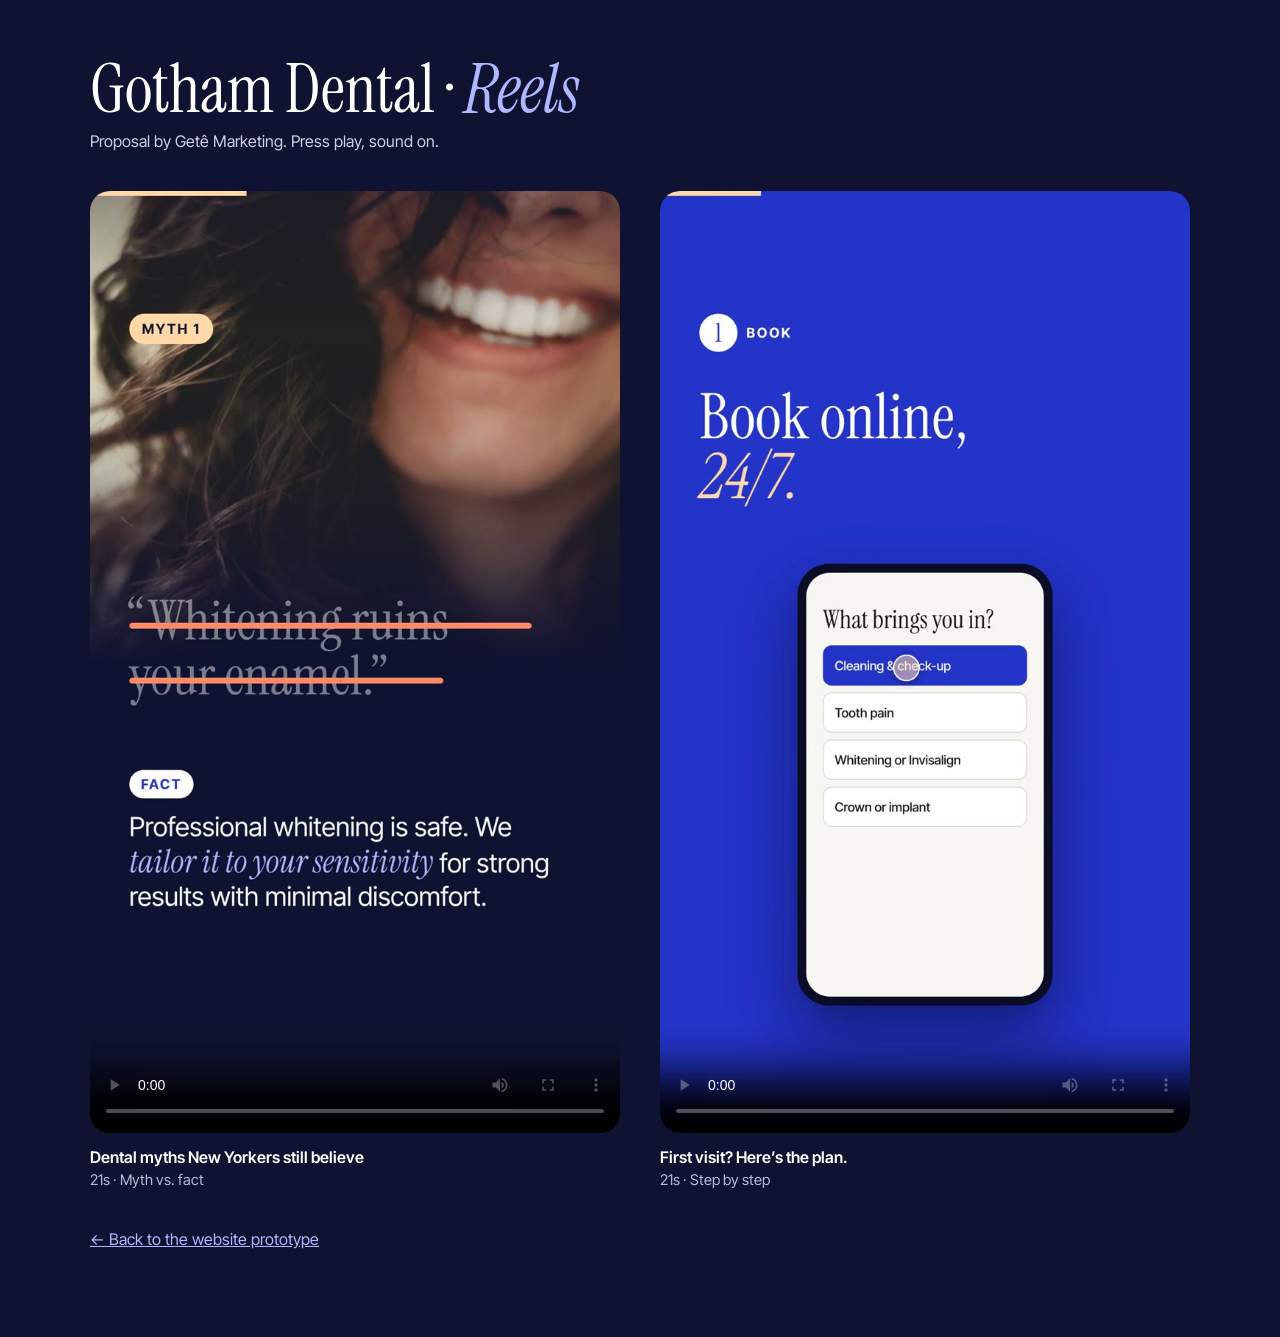
<file: reels/index.html>
<!doctype html>
<html lang="en">
<head>
<meta charset="utf-8">
<meta name="viewport" content="width=device-width, initial-scale=1">
<title>Gotham Dental · Reels</title>
<link href="https://fonts.googleapis.com/css2?family=Instrument+Serif:ital@0;1&family=Inter+Tight:wght@400;600&display=swap" rel="stylesheet">
<style>
body{margin:0;background:#0f1230;color:#fff;font-family:'Inter Tight',system-ui,sans-serif}
.wrap{max-width:1100px;margin:0 auto;padding:56px 24px 72px}
h1{font-family:'Instrument Serif',serif;font-weight:400;font-size:clamp(2.6rem,6vw,4.2rem);margin:0 0 8px;line-height:1}
h1 em{color:#aeb7ff}
p.lead{color:#cfd1e3;margin:0 0 40px}
.grid{display:grid;grid-template-columns:repeat(auto-fit,minmax(300px,1fr));gap:40px}
figure{margin:0}
video{width:100%;aspect-ratio:9/16;border-radius:20px;background:#000;display:block}
figcaption{margin-top:14px;font-weight:600}
figcaption span{display:block;font-weight:400;color:#b9bcd8;font-size:.92rem;margin-top:4px}
a{color:#aeb7ff}
</style>
</head>
<body>
<div class="wrap">
  <h1>Gotham Dental · <em>Reels</em></h1>
  <p class="lead">Proposal by Getê Marketing. Press play, sound on.</p>
  <div class="grid">
    <figure id="myths">
      <video src="myths.mp4" poster="myths.jpg" controls playsinline preload="metadata"></video>
      <figcaption>Dental myths New Yorkers still believe<span>21s · Myth vs. fact</span></figcaption>
    </figure>
    <figure id="first-visit">
      <video src="first-visit.mp4" poster="first-visit.jpg" controls playsinline preload="metadata"></video>
      <figcaption>First visit? Here’s the plan.<span>21s · Step by step</span></figcaption>
    </figure>
  </div>
  <p style="margin-top:40px"><a href="../">← Back to the website prototype</a></p>
</div>
</body>
</html>
</file>
<file: assets/css/styles.css>
/* Gotham Dental — gallery look: white walls, black type, one cobalt accent */
:root {
  --wall: #f7f6f2;
  --paper: #ffffff;
  --ink: #121212;
  --ink-2: #4a4a48;
  --line: #dcdad3;
  --tint: #eeedf6;
  --accent: #2433c8;
  --accent-dark: #1a2696;
  --night: #0f1230;
  --serif: "Instrument Serif", Georgia, "Times New Roman", serif;
  --sans: "Inter Tight", system-ui, -apple-system, "Segoe UI", sans-serif;
  --wrap: 1200px;
}

*, *::before, *::after { box-sizing: border-box; }
html { scroll-behavior: smooth; scroll-padding-top: 88px; }
body {
  margin: 0;
  background: var(--wall);
  color: var(--ink);
  font-family: var(--sans);
  font-size: 17px;
  line-height: 1.6;
  -webkit-font-smoothing: antialiased;
}
img { display: block; max-width: 100%; height: auto; }
a { color: inherit; }
h1, h2, h3 { margin: 0; font-weight: 400; }
h1, h2 { font-family: var(--serif); letter-spacing: -0.01em; line-height: 1.02; }
h1 { font-size: clamp(3.2rem, 7.5vw, 6.4rem); }
h2 { font-size: clamp(2.3rem, 4.6vw, 3.8rem); }
h1 em, h2 em { color: var(--accent); }
h3 { font-size: 1.12rem; font-weight: 600; line-height: 1.3; }
p { margin: 0; }

.wrap { max-width: var(--wrap); margin: 0 auto; padding: 0 28px; }
.skip { position: absolute; left: -999px; top: 8px; background: var(--ink); color: #fff; padding: 8px 14px; z-index: 100; }
.skip:focus { left: 8px; }
:focus-visible { outline: 2px solid var(--accent); outline-offset: 3px; }

.eyebrow {
  font-size: 0.78rem; font-weight: 600; letter-spacing: 0.16em; text-transform: uppercase;
  color: var(--ink-2); margin-bottom: 18px;
}

/* Buttons */
.btn {
  display: inline-flex; align-items: center; justify-content: center;
  min-height: 48px; padding: 0 26px; border-radius: 999px;
  font-weight: 600; font-size: 0.98rem; text-decoration: none;
  border: 1.5px solid transparent; transition: background .2s, color .2s, border-color .2s;
}
.btn--sm { min-height: 44px; padding: 0 20px; font-size: 0.92rem; }
.btn--solid { background: var(--accent); color: #fff; }
.btn--solid:hover { background: var(--accent-dark); }
.btn--line { border-color: var(--ink); color: var(--ink); }
.btn--line:hover { background: var(--ink); color: #fff; }
.btn--light { background: #fff; color: var(--night); }
.btn--light:hover { background: var(--tint); }
.btn--line-light { border-color: rgba(255,255,255,.7); color: #fff; }
.btn--line-light:hover { background: #fff; color: var(--night); }

/* Top bar + nav */
.topbar { background: var(--ink); color: #e9e9e9; font-size: 0.82rem; }
.topbar__inner { display: flex; flex-wrap: wrap; gap: 6px 12px; justify-content: center; padding-top: 9px; padding-bottom: 9px; }
.topbar__dot { opacity: .5; }

.nav { position: sticky; top: 0; z-index: 50; background: rgba(247,246,242,.94); backdrop-filter: blur(8px); border-bottom: 1px solid var(--line); }
.nav__inner { display: flex; align-items: center; justify-content: space-between; gap: 24px; min-height: 76px; }
.nav__logo img { width: 210px; }
.nav__menu { display: flex; align-items: center; gap: 28px; }
.nav__menu a { text-decoration: none; font-size: 0.95rem; font-weight: 500; }
.nav__menu a:not(.btn):hover { color: var(--accent); }
.nav__phone { color: var(--ink-2); }
.nav__toggle { display: none; min-height: 44px; padding: 0 18px; border: 1.5px solid var(--ink); border-radius: 999px; background: transparent; font: 600 0.92rem var(--sans); color: var(--ink); cursor: pointer; }

/* Hero */
.hero { padding: 72px 0 88px; }
.hero__grid { display: grid; grid-template-columns: minmax(0, 1.05fr) minmax(0, 1fr); gap: 64px; align-items: center; }
.lead { font-size: 1.2rem; color: var(--ink-2); max-width: 32em; margin-top: 28px; }
.hero__ctas { display: flex; flex-wrap: wrap; gap: 12px; margin-top: 34px; }
.rating { display: flex; align-items: center; gap: 14px; margin-top: 40px; padding-top: 28px; border-top: 1px solid var(--line); }
.rating__score { font-family: var(--serif); font-size: 3.4rem; line-height: 1; }
.rating__stars { color: var(--accent); letter-spacing: 2px; font-size: 1.1rem; }
.rating__text { font-size: 0.88rem; color: var(--ink-2); line-height: 1.4; }

.hero__art { margin: 0; }
.hero__art img { width: 100%; aspect-ratio: 4 / 5; object-fit: cover; }

/* Museum wall label */
.label { font-size: 0.82rem; color: var(--ink-2); margin-top: 14px; line-height: 1.5; max-width: 34em; }
.label__no { display: block; font-weight: 600; color: var(--ink); letter-spacing: 0.06em; text-transform: uppercase; font-size: 0.72rem; margin-bottom: 2px; }

/* Press */
.press { border-top: 1px solid var(--line); border-bottom: 1px solid var(--line); background: var(--paper); }
.press__inner { display: flex; flex-wrap: wrap; align-items: center; gap: 16px 40px; padding-top: 26px; padding-bottom: 26px; }
.press__title { font-size: 0.75rem; font-weight: 600; letter-spacing: .16em; text-transform: uppercase; color: var(--ink-2); }
.press__list { list-style: none; margin: 0; padding: 0; display: flex; flex-wrap: wrap; gap: 10px 36px; font-family: var(--serif); font-size: 1.3rem; }

/* Sections */
.section { padding: 112px 0; }
.section--tint { background: var(--tint); }
.section--ink { background: var(--night); color: #f2f2f6; }
.section--ink .eyebrow { color: #b9bcd8; }
.section--ink h2 em { color: #aeb7ff; }
.section__head { margin-bottom: 56px; max-width: 760px; }
.section__head--split { max-width: none; display: grid; grid-template-columns: minmax(0, 1.2fr) minmax(0, 1fr); gap: 48px; align-items: end; }
.section__aside { color: var(--ink-2); font-size: 1.05rem; }

/* Pillars */
.pillars { display: grid; grid-template-columns: repeat(4, minmax(0, 1fr)); gap: 0; border-top: 1px solid var(--ink); }
.pillar { padding: 28px 28px 8px 0; }
.pillar + .pillar { padding-left: 28px; border-left: 1px solid var(--line); }
.pillar__no { display: block; font-family: var(--serif); font-size: 1.6rem; color: var(--accent); margin-bottom: 18px; }
.pillar h3 { margin-bottom: 10px; }
.pillar p { color: var(--ink-2); font-size: 0.97rem; }

/* Care */
.care { display: grid; grid-template-columns: repeat(3, minmax(0, 1fr)); gap: 40px; }
.care__col h3 { font-family: var(--serif); font-weight: 400; font-size: 1.8rem; padding-bottom: 14px; border-bottom: 1px solid rgba(255,255,255,.25); margin-bottom: 8px; }
.care ul { list-style: none; margin: 0; padding: 0; }
.care li { padding: 12px 0; border-bottom: 1px solid rgba(255,255,255,.1); color: #d9dbea; }
.care a { text-decoration: none; display: flex; justify-content: space-between; }
.care a::after { content: "→"; opacity: .5; transition: transform .2s, opacity .2s; }
.care a:hover::after { opacity: 1; transform: translateX(4px); }

/* Gallery */
.gallery { display: grid; grid-template-columns: repeat(2, minmax(0, 1fr)); gap: 48px 32px; }
.gallery__item { margin: 0; }
.gallery__item--wide { grid-column: 1 / -1; }
.gallery__item img { width: 100%; aspect-ratio: 3 / 2; object-fit: cover; }
.gallery__item--wide img { aspect-ratio: 21 / 9; }

/* Technology */
.tech { display: grid; grid-template-columns: repeat(3, minmax(0, 1fr)); gap: 2px; background: var(--line); border: 2px solid var(--line); }
.tech__item { background: var(--paper); padding: 32px 30px; }
.tech__item h3 { margin-bottom: 10px; }
.tech__item p { color: var(--ink-2); font-size: 0.97rem; }

/* Team */
.team { display: grid; grid-template-columns: repeat(4, minmax(0, 1fr)); gap: 32px; }
.doc img { width: 100%; aspect-ratio: 4 / 5; object-fit: cover; filter: grayscale(1); transition: filter .4s; margin-bottom: 18px; }
.doc:hover img { filter: grayscale(0); }
.doc__role { color: var(--accent); font-size: 0.9rem; font-weight: 600; margin: 4px 0 8px; }
.doc p:last-child { color: var(--ink-2); font-size: 0.93rem; }
.team__more { margin-top: 44px; padding-top: 28px; border-top: 1px solid var(--line); color: var(--ink-2); max-width: 46em; }

/* Languages */
.lang { background: var(--accent); color: #fff; }
.lang__inner { display: flex; flex-wrap: wrap; gap: 12px 48px; padding-top: 26px; padding-bottom: 26px; font-size: 1.05rem; }
.lang__tag { display: inline-block; font-size: .72rem; font-weight: 600; letter-spacing: .1em; border: 1px solid rgba(255,255,255,.7); border-radius: 4px; padding: 1px 6px; margin-right: 10px; vertical-align: 2px; }

/* Reviews */
.big { font-size: 1.5em; }
.reviews { display: grid; grid-template-columns: repeat(3, minmax(0, 1fr)); gap: 32px; }
.review { margin: 0; padding: 32px 0 0; border-top: 1px solid var(--ink); }
.review p { font-family: var(--serif); font-size: 1.55rem; line-height: 1.25; }
.review footer { margin-top: 18px; font-size: .85rem; color: var(--ink-2); }
.link-arrow { display: inline-block; margin-top: 44px; font-weight: 600; color: var(--accent); text-decoration: none; }
.link-arrow:hover { text-decoration: underline; }

/* Insurance */
.insurance { display: grid; grid-template-columns: minmax(0, 1fr) minmax(0, 1.1fr); gap: 64px; align-items: start; }
.checks { list-style: none; margin: 0; padding: 0; }
.checks li { position: relative; padding: 18px 0 18px 36px; border-bottom: 1px solid #d3d2e4; }
.checks li::before { content: ""; position: absolute; left: 0; top: 25px; width: 16px; height: 9px; border-left: 2px solid var(--accent); border-bottom: 2px solid var(--accent); transform: rotate(-45deg); }

/* FAQ */
.faq { display: grid; grid-template-columns: minmax(0, 1fr) minmax(0, 1.4fr); gap: 64px; }
.faq__list details { border-bottom: 1px solid var(--line); }
.faq__list summary { cursor: pointer; list-style: none; padding: 22px 40px 22px 0; font-weight: 600; font-size: 1.05rem; position: relative; }
.faq__list summary::-webkit-details-marker { display: none; }
.faq__list summary::after { content: "+"; position: absolute; right: 4px; top: 16px; font-family: var(--serif); font-size: 1.8rem; color: var(--accent); }
.faq__list details[open] summary::after { content: "–"; }
.faq__list details p { padding: 0 40px 24px 0; color: var(--ink-2); }

/* Visit */
.visit { display: grid; grid-template-columns: minmax(0, 1fr) minmax(0, 1fr); gap: 64px; align-items: center; }
.visit__info > p { color: #cfd1e3; margin-top: 22px; max-width: 30em; }
.visit__dl { margin: 32px 0 0; }
.visit__dl div { display: grid; grid-template-columns: 90px 1fr; gap: 16px; padding: 12px 0; border-bottom: 1px solid rgba(255,255,255,.14); }
.visit__dl dt { font-size: .78rem; letter-spacing: .12em; text-transform: uppercase; color: #b9bcd8; padding-top: 3px; }
.visit__dl dd { margin: 0; }
.visit__art { margin: 0; }
.visit__art img { width: 100%; aspect-ratio: 4 / 5; object-fit: cover; }

/* Footer */
.footer { padding: 48px 0 56px; border-top: 1px solid var(--line); font-size: .9rem; color: var(--ink-2); }
.footer__inner { display: flex; flex-wrap: wrap; gap: 20px 40px; align-items: center; justify-content: space-between; }
.footer__logo { width: 170px; }
.footer__links { display: flex; flex-wrap: wrap; gap: 8px 24px; }
.footer__links a { text-decoration: none; }
.footer__links a:hover { color: var(--accent); }

.mobile-cta { display: none; }

/* Responsive */
@media (max-width: 1020px) {
  .pillars { grid-template-columns: repeat(2, minmax(0, 1fr)); }
  .pillar:nth-child(3) { padding-left: 0; border-left: 0; }
  .pillar { padding-bottom: 28px; }
  .team { grid-template-columns: repeat(2, minmax(0, 1fr)); }
  .tech { grid-template-columns: repeat(2, minmax(0, 1fr)); }
}

@media (max-width: 860px) {
  body { font-size: 16px; padding-bottom: 76px; }
  .nav__toggle { display: inline-flex; align-items: center; }
  .nav__menu { display: none; position: absolute; left: 0; right: 0; top: 100%; background: var(--wall); flex-direction: column; align-items: stretch; gap: 0; padding: 8px 28px 24px; border-bottom: 1px solid var(--line); }
  .nav__menu.is-open { display: flex; }
  .nav__menu a:not(.btn) { padding: 14px 0; border-bottom: 1px solid var(--line); }
  .nav__menu .btn { margin-top: 16px; }
  .nav__logo img { width: 170px; }
  .hero { padding: 40px 0 64px; }
  .hero__grid, .section__head--split, .insurance, .faq, .visit { grid-template-columns: minmax(0, 1fr); gap: 40px; }
  .hero__art img { aspect-ratio: 4 / 3; }
  .section { padding: 80px 0; }
  .care, .reviews { grid-template-columns: minmax(0, 1fr); }
  .gallery { grid-template-columns: minmax(0, 1fr); gap: 36px; }
  .gallery__item--wide img { aspect-ratio: 3 / 2; }
  .visit__art { order: -1; }
  .visit__art img { aspect-ratio: 3 / 2; }
  .mobile-cta { display: grid; grid-template-columns: 1fr 2fr; gap: 10px; position: fixed; left: 0; right: 0; bottom: 0; z-index: 60; padding: 12px 16px; background: var(--wall); border-top: 1px solid var(--line); }
}

@media (max-width: 560px) {
  .wrap { padding: 0 20px; }
  .pillars, .team, .tech { grid-template-columns: minmax(0, 1fr); }
  .pillar, .pillar + .pillar { padding-left: 0; border-left: 0; border-bottom: 1px solid var(--line); }
  .topbar__inner span:nth-child(n+2) { display: none; }
}

@media (prefers-reduced-motion: reduce) {
  html { scroll-behavior: auto; }
  * { transition: none !important; }
}

/* ---------- Motion ---------- */
.progress { position: fixed; top: 0; left: 0; right: 0; height: 3px; background: var(--accent); transform-origin: 0 50%; transform: scaleX(0); z-index: 80; }
.nav { transition: box-shadow .3s, background .3s; }
.nav__inner { transition: min-height .3s; }
.nav.is-scrolled { box-shadow: 0 6px 24px rgba(15,18,48,.07); }
.nav.is-scrolled .nav__inner { min-height: 64px; }
.btn { transition: background .2s, color .2s, border-color .2s, transform .25s cubic-bezier(.2,.8,.2,1); }

/* Hero entrance */
.split .line { display: block; overflow: hidden; padding-bottom: .06em; }
.split .line > span { display: inline-block; }
.js .split .line > span { transform: translateY(110%); transition: transform 1.1s cubic-bezier(.2,.8,.2,1); }
.js .split .line:nth-child(2) > span { transition-delay: .14s; }
.is-loaded .split .line > span { transform: none; }
.js .hero .eyebrow, .js .hero .lead, .js .hero__ctas, .js .rating { opacity: 0; transform: translateY(18px); transition: opacity .9s ease, transform .9s cubic-bezier(.2,.8,.2,1); }
.js.is-loaded .hero .eyebrow { opacity: 1; transform: none; }
.js.is-loaded .hero .lead { opacity: 1; transform: none; transition-delay: .35s; }
.js.is-loaded .hero__ctas { opacity: 1; transform: none; transition-delay: .5s; }
.js.is-loaded .rating { opacity: 1; transform: none; transition-delay: .65s; }

/* Porthole: the hero picture opens from a round window as you scroll */
.porthole { --open: 0; position: relative; }
.porthole img { border-radius: calc((1 - var(--open)) * 50%); transition: border-radius .1s linear; }
.js .porthole img { clip-path: circle(0% at 50% 50%); transform: scale(1.08); transition: clip-path 1.4s cubic-bezier(.2,.8,.2,1) .2s, transform 2.4s cubic-bezier(.2,.8,.2,1) .2s, border-radius .1s linear; }
.js.is-loaded .porthole img { clip-path: circle(75% at 50% 50%); transform: scale(1); }
.porthole .label { opacity: 0; transition: opacity .8s 1.2s; }
.is-loaded .porthole .label, html:not(.js) .porthole .label { opacity: 1; }

/* Scroll reveal */
.js [data-reveal] { opacity: 0; transform: translateY(28px); transition: opacity .9s ease, transform .9s cubic-bezier(.2,.8,.2,1); }
.js [data-reveal].is-in { opacity: 1; transform: none; }

/* Parallax frames */
.frame { display: block; overflow: hidden; }
[data-parallax-img], [data-parallax] img { transform: scale(1.12); will-change: transform; }

/* Press marquee */
.press__inner { flex-wrap: nowrap; }
.marquee { overflow: hidden; display: flex; flex: 1; -webkit-mask-image: linear-gradient(90deg, transparent, #000 8%, #000 92%, transparent); mask-image: linear-gradient(90deg, transparent, #000 8%, #000 92%, transparent); }
.marquee__track { flex: none; flex-wrap: nowrap; padding-right: 36px; animation: marquee 32s linear infinite; white-space: nowrap; }
.marquee:hover .marquee__track { animation-play-state: paused; }
@keyframes marquee { to { transform: translateX(-100%); } }

/* Hover life */
.tech__item { transition: background .3s, transform .3s; position: relative; }
.tech__item::after { content: ""; position: absolute; left: 30px; right: 30px; bottom: 0; height: 2px; background: var(--accent); transform: scaleX(0); transform-origin: 0 50%; transition: transform .4s cubic-bezier(.2,.8,.2,1); }
.tech__item:hover::after { transform: scaleX(1); }
.tech__item:hover { background: #fbfbff; }
.doc img { transition: filter .5s, transform .6s cubic-bezier(.2,.8,.2,1); }
.doc:hover img { transform: translateY(-6px); }
.review { transition: transform .4s cubic-bezier(.2,.8,.2,1); }
.review:hover { transform: translateY(-4px); }
.lang { background: linear-gradient(90deg, var(--accent), #3646e0, var(--accent)); background-size: 200% 100%; animation: sheen 8s ease-in-out infinite; }
@keyframes sheen { 50% { background-position: 100% 0; } }

/* Booking dialog */
.book { width: min(560px, calc(100vw - 32px)); max-height: calc(100vh - 48px); border: 0; padding: 44px 40px 36px; background: var(--wall); color: var(--ink); border-radius: 20px; box-shadow: 0 30px 80px rgba(15,18,48,.35); }
.book::backdrop { background: rgba(15,18,48,.55); backdrop-filter: blur(4px); }
.book[open] { animation: pop .45s cubic-bezier(.2,.8,.2,1); }
@keyframes pop { from { opacity: 0; transform: translateY(24px) scale(.97); } }
.book h2 { font-size: clamp(2rem, 5vw, 2.6rem); margin-bottom: 24px; }
.book__close-form { position: absolute; top: 12px; right: 12px; margin: 0; }
.book__close { width: 44px; height: 44px; border: 0; background: transparent; font-size: 1.8rem; line-height: 1; cursor: pointer; color: var(--ink-2); border-radius: 50%; }
.book__close:hover { background: var(--tint); }
.book__steps { display: flex; gap: 6px; margin-bottom: 26px; }
.book__steps span { height: 3px; flex: 1; background: var(--line); border-radius: 3px; transition: background .4s; }
.book__steps span.is-on { background: var(--accent); }
.book__step { display: none; }
.book__step.is-active { display: block; animation: stepIn .45s cubic-bezier(.2,.8,.2,1); }
@keyframes stepIn { from { opacity: 0; transform: translateX(24px); } }
.book__options { display: grid; gap: 10px; }
.book__options button { min-height: 54px; text-align: left; padding: 0 20px; border: 1.5px solid var(--line); border-radius: 12px; background: var(--paper); font: 500 1rem var(--sans); color: var(--ink); cursor: pointer; transition: border-color .2s, background .2s, transform .2s; }
.book__options button:hover { border-color: var(--accent); transform: translateX(4px); }
.book__options button.is-picked { border-color: var(--accent); background: var(--accent); color: #fff; }
.book__hint { font-size: .88rem; color: var(--ink-2); margin-top: 18px; }
.book__summary { font-weight: 600; color: var(--accent); }
.book__note { margin-top: 10px; color: var(--ink-2); }
.book__final { display: flex; flex-wrap: wrap; gap: 10px; margin-top: 26px; }
.book__back { margin-top: 18px; min-height: 44px; padding: 0; border: 0; background: none; font: 600 .92rem var(--sans); color: var(--ink-2); cursor: pointer; }
.book__back:hover { color: var(--accent); }
@media (max-width: 560px) { .book { padding: 40px 22px 28px; } .press__inner { flex-wrap: wrap; } .marquee { flex-basis: 100%; } }

@media (prefers-reduced-motion: reduce) {
  .js .split .line > span, .js .hero .eyebrow, .js .hero .lead, .js .hero__ctas, .js .rating, .js [data-reveal], .js .porthole img, .porthole .label { opacity: 1 !important; transform: none !important; clip-path: none !important; }
  .marquee__track, .lang, .book[open], .book__step.is-active { animation: none !important; }
  [data-parallax-img], [data-parallax] img { transform: none !important; }
}

/* ---------- Hero v2: full-bleed photo ---------- */
.hero { position: relative; padding: 0; min-height: min(92vh, 900px); display: flex; align-items: flex-end; color: #fff; overflow: hidden; background: var(--night); }
.hero__media { position: absolute; inset: 0; }
.hero__media img { width: 100%; height: 100%; object-fit: cover; object-position: 50% 35%; }
.hero__media::after { content: ""; position: absolute; inset: 0; background: linear-gradient(90deg, rgba(10,12,34,.86) 0%, rgba(10,12,34,.62) 38%, rgba(10,12,34,.12) 70%, rgba(10,12,34,0) 100%), linear-gradient(0deg, rgba(10,12,34,.55) 0%, rgba(10,12,34,0) 40%); }
.hero__inner { position: relative; z-index: 1; width: 100%; display: flex; flex-wrap: wrap; align-items: flex-end; justify-content: space-between; gap: 40px; padding-top: 140px; padding-bottom: 88px; }
.hero__copy { max-width: 640px; }
.hero .eyebrow { color: rgba(255,255,255,.78); }
.hero h1 { font-size: clamp(3.4rem, 8.4vw, 7.6rem); }
.hero h1 em { color: #b9c2ff; }
.hero .lead { color: rgba(255,255,255,.86); }
.rating--card { margin: 0; padding: 22px 26px; border: 1px solid rgba(255,255,255,.28); border-radius: 18px; background: rgba(255,255,255,.1); backdrop-filter: blur(14px); -webkit-backdrop-filter: blur(14px); }
.rating--card .rating__stars { color: #fff; }
.rating--card .rating__text { color: rgba(255,255,255,.82); }
.hero__scroll { position: absolute; left: 50%; bottom: 26px; z-index: 1; width: 26px; height: 42px; margin-left: -13px; border: 1.5px solid rgba(255,255,255,.7); border-radius: 14px; }
.hero__scroll span { position: absolute; left: 50%; top: 8px; width: 4px; height: 8px; margin-left: -2px; border-radius: 2px; background: #fff; animation: wheel 1.8s ease-in-out infinite; }
@keyframes wheel { 0% { opacity: 0; transform: translateY(0); } 30% { opacity: 1; } 100% { opacity: 0; transform: translateY(14px); } }

/* Hero motion: slow zoom-in reveal, then drift on scroll */
.js .hero__media img { transform: scale(1.18); opacity: 0; transition: transform 2.8s cubic-bezier(.2,.8,.2,1), opacity 1.2s ease; }
.js.is-loaded .hero__media img { transform: scale(1.04); opacity: 1; }
.hero__media { will-change: transform; }
.js .hero .rating--card { opacity: 0; transform: translateY(24px); transition: opacity 1s ease .8s, transform 1s cubic-bezier(.2,.8,.2,1) .8s; }
.js.is-loaded .hero .rating--card { opacity: 1; transform: none; }

/* Nav over the hero */
.nav { background: rgba(247,246,242,.96); }

@media (max-width: 860px) {
  .hero { min-height: 640px; }
  .hero__media img { object-position: 62% 30%; }
  .hero__media::after { background: linear-gradient(0deg, rgba(10,12,34,.92) 0%, rgba(10,12,34,.7) 45%, rgba(10,12,34,.15) 85%); }
  .hero__inner { padding-top: 220px; padding-bottom: 56px; }
  .hero__scroll { display: none; }
}
@media (prefers-reduced-motion: reduce) {
  .js .hero__media img, .js .hero .rating--card { opacity: 1 !important; transform: none !important; }
  .hero__scroll span { animation: none; }
}

/* ---------- Round 3: images that respond to the mouse ---------- */

/* Custom cursor ring (fine pointers only, added by JS) */
.cursor { position: fixed; left: 0; top: 0; z-index: 120; width: 18px; height: 18px; margin: -9px 0 0 -9px; border: 1.5px solid var(--accent); border-radius: 50%; pointer-events: none; opacity: 0; display: grid; place-items: center; transition: width .35s cubic-bezier(.2,.8,.2,1), height .35s cubic-bezier(.2,.8,.2,1), margin .35s cubic-bezier(.2,.8,.2,1), background .3s, border-color .3s, opacity .3s; }
.has-cursor .cursor { opacity: 1; }
.cursor__label { font: 600 12px/1 var(--sans); color: #fff; opacity: 0; transition: opacity .2s; letter-spacing: .04em; }
.cursor.is-big { width: 84px; height: 84px; margin: -42px 0 0 -42px; background: var(--accent); border-color: var(--accent); }
.cursor.is-big .cursor__label { opacity: 1; }
.cursor.is-down { transform: scale(.85); }

/* Floating preview that follows the cursor over the care list */
.hover-preview { position: fixed; left: 0; top: 0; z-index: 70; width: 300px; height: 210px; margin: -105px 0 0 -150px; pointer-events: none; overflow: hidden; border-radius: 14px; opacity: 0; transform: scale(.6); transition: opacity .3s, transform .45s cubic-bezier(.2,.8,.2,1); box-shadow: 0 30px 60px rgba(0,0,0,.35); }
.hover-preview.is-on { opacity: 1; transform: scale(1); }
.hover-preview img { width: 100%; height: 100%; object-fit: cover; transition: transform .6s cubic-bezier(.2,.8,.2,1); }
.care li[data-preview] { transition: padding-left .3s cubic-bezier(.2,.8,.2,1), color .3s; }
.care li[data-preview]:hover { padding-left: 10px; color: #fff; }

/* Feature cards */
.feature-cards { display: grid; grid-template-columns: repeat(3, minmax(0, 1fr)); gap: 24px; margin-top: 64px; perspective: 1000px; }
.fcard { position: relative; display: block; text-decoration: none; color: #fff; border-radius: 18px; overflow: hidden; background: #1b1f48; transform-style: preserve-3d; }
.fcard__img { display: block; aspect-ratio: 4 / 5; overflow: hidden; }
.fcard__img img { width: 100%; height: 100%; object-fit: cover; transform: scale(1.06); transition: transform .8s cubic-bezier(.2,.8,.2,1); }
.fcard:hover .fcard__img img { transform: scale(1.14); }
.fcard::after { content: ""; position: absolute; inset: 0; background: linear-gradient(0deg, rgba(10,12,34,.85) 0%, rgba(10,12,34,0) 55%); pointer-events: none; }
.fcard__body { position: absolute; left: 24px; right: 24px; bottom: 22px; z-index: 1; transform: translateZ(40px); }
.fcard__kicker { display: block; font-size: .78rem; font-weight: 600; letter-spacing: .14em; text-transform: uppercase; color: #b9c2ff; margin-bottom: 6px; }
.fcard__title { font-family: var(--serif); font-size: 1.9rem; line-height: 1.05; }

/* Tilt + glare (JS sets --rx --ry --gx --gy) */
[data-tilt] { --rx: 0deg; --ry: 0deg; --gx: 50%; --gy: 50%; transform: perspective(900px) rotateX(var(--rx)) rotateY(var(--ry)); transition: transform .5s cubic-bezier(.2,.8,.2,1); will-change: transform; }
[data-tilt].is-tilting { transition: transform .08s linear; }
[data-tilt]::before { content: ""; position: absolute; inset: 0; z-index: 2; pointer-events: none; background: radial-gradient(circle at var(--gx) var(--gy), rgba(255,255,255,.28), rgba(255,255,255,0) 45%); opacity: 0; transition: opacity .4s; }
[data-tilt].is-tilting::before { opacity: 1; }
.gallery__item, .doc { position: relative; }
.js [data-reveal][data-tilt].is-in { transform: perspective(900px) rotateX(var(--rx)) rotateY(var(--ry)); }

/* Smile strip */
.smiles { padding: 112px 0 96px; overflow: hidden; }
.smiles__head { display: flex; flex-wrap: wrap; justify-content: space-between; align-items: flex-end; gap: 24px; margin-bottom: 48px; }
.smiles__head h2 { max-width: 12em; }
.smiles__note { color: var(--ink-2); max-width: 22em; }
.strip { cursor: grab; outline: none; user-select: none; -webkit-user-select: none; touch-action: pan-y; }
.strip:focus-visible { outline: 2px solid var(--accent); outline-offset: 6px; }
.strip.is-dragging { cursor: grabbing; }
.strip__track { display: flex; gap: 20px; width: max-content; padding: 0 28px; will-change: transform; }
.strip__item { margin: 0; flex: none; width: clamp(220px, 24vw, 340px); aspect-ratio: 3 / 4; border-radius: 16px; overflow: hidden; transform: skewX(var(--skew, 0deg)); transition: transform .3s; }
.strip__item--wide { width: clamp(320px, 38vw, 540px); }
.strip__item img { width: 100%; height: 100%; object-fit: cover; pointer-events: none; transform: scale(1.1); transition: transform .8s cubic-bezier(.2,.8,.2,1); }
.strip__item:hover img { transform: scale(1.18); }

/* Tooth render with depth */
.render { margin-bottom: 56px; perspective: 1400px; }
.render__stage { --rx: 0deg; --ry: 0deg; --gx: 50%; --gy: 50%; position: relative; border-radius: 24px; overflow: visible; transform-style: preserve-3d; transform: rotateX(var(--rx)) rotateY(var(--ry)); transition: transform .6s cubic-bezier(.2,.8,.2,1); }
.render.is-live .render__stage { transition: transform .1s linear; }
.render__img { width: 100%; aspect-ratio: 16 / 8; object-fit: cover; border-radius: 24px; box-shadow: 0 40px 80px rgba(36,51,200,.25); }
.render__glare { position: absolute; inset: 0; border-radius: 24px; pointer-events: none; background: radial-gradient(circle at var(--gx) var(--gy), rgba(255,255,255,.35), rgba(255,255,255,0) 40%); mix-blend-mode: soft-light; }
.chip { position: absolute; padding: 12px 18px; border-radius: 999px; background: rgba(255,255,255,.92); color: var(--ink); font-weight: 600; font-size: .92rem; white-space: nowrap; box-shadow: 0 14px 30px rgba(15,18,48,.2); transform: translateZ(var(--z)); animation: bob 5s ease-in-out infinite; }
.chip--a { left: 6%; top: 12%; }
.chip--b { right: 5%; top: 46%; animation-delay: -1.6s; }
.chip--c { left: 18%; bottom: 10%; animation-delay: -3.2s; }
@keyframes bob { 50% { translate: 0 -10px; } }

/* Visit image */
.visit__art { position: relative; }
.visit__art .frame { border-radius: 18px; }
.visit__cap { position: absolute; left: 20px; bottom: 20px; padding: 10px 16px; border-radius: 999px; background: rgba(255,255,255,.92); color: var(--ink); font-size: .88rem; font-weight: 600; }

@media (max-width: 860px) {
  .feature-cards { grid-template-columns: minmax(0, 1fr); }
  .fcard__img { aspect-ratio: 16 / 10; }
  .render__img { aspect-ratio: 4 / 3; }
  .chip { font-size: .8rem; padding: 9px 14px; }
  .chip--b { right: 4%; top: 58%; }
  .hover-preview { display: none; }
  .smiles { padding: 80px 0 72px; }
}
@media (prefers-reduced-motion: reduce) {
  [data-tilt], .render__stage { transform: none !important; }
  .chip { animation: none; }
  .strip__item { transform: none !important; }
}
</file>
